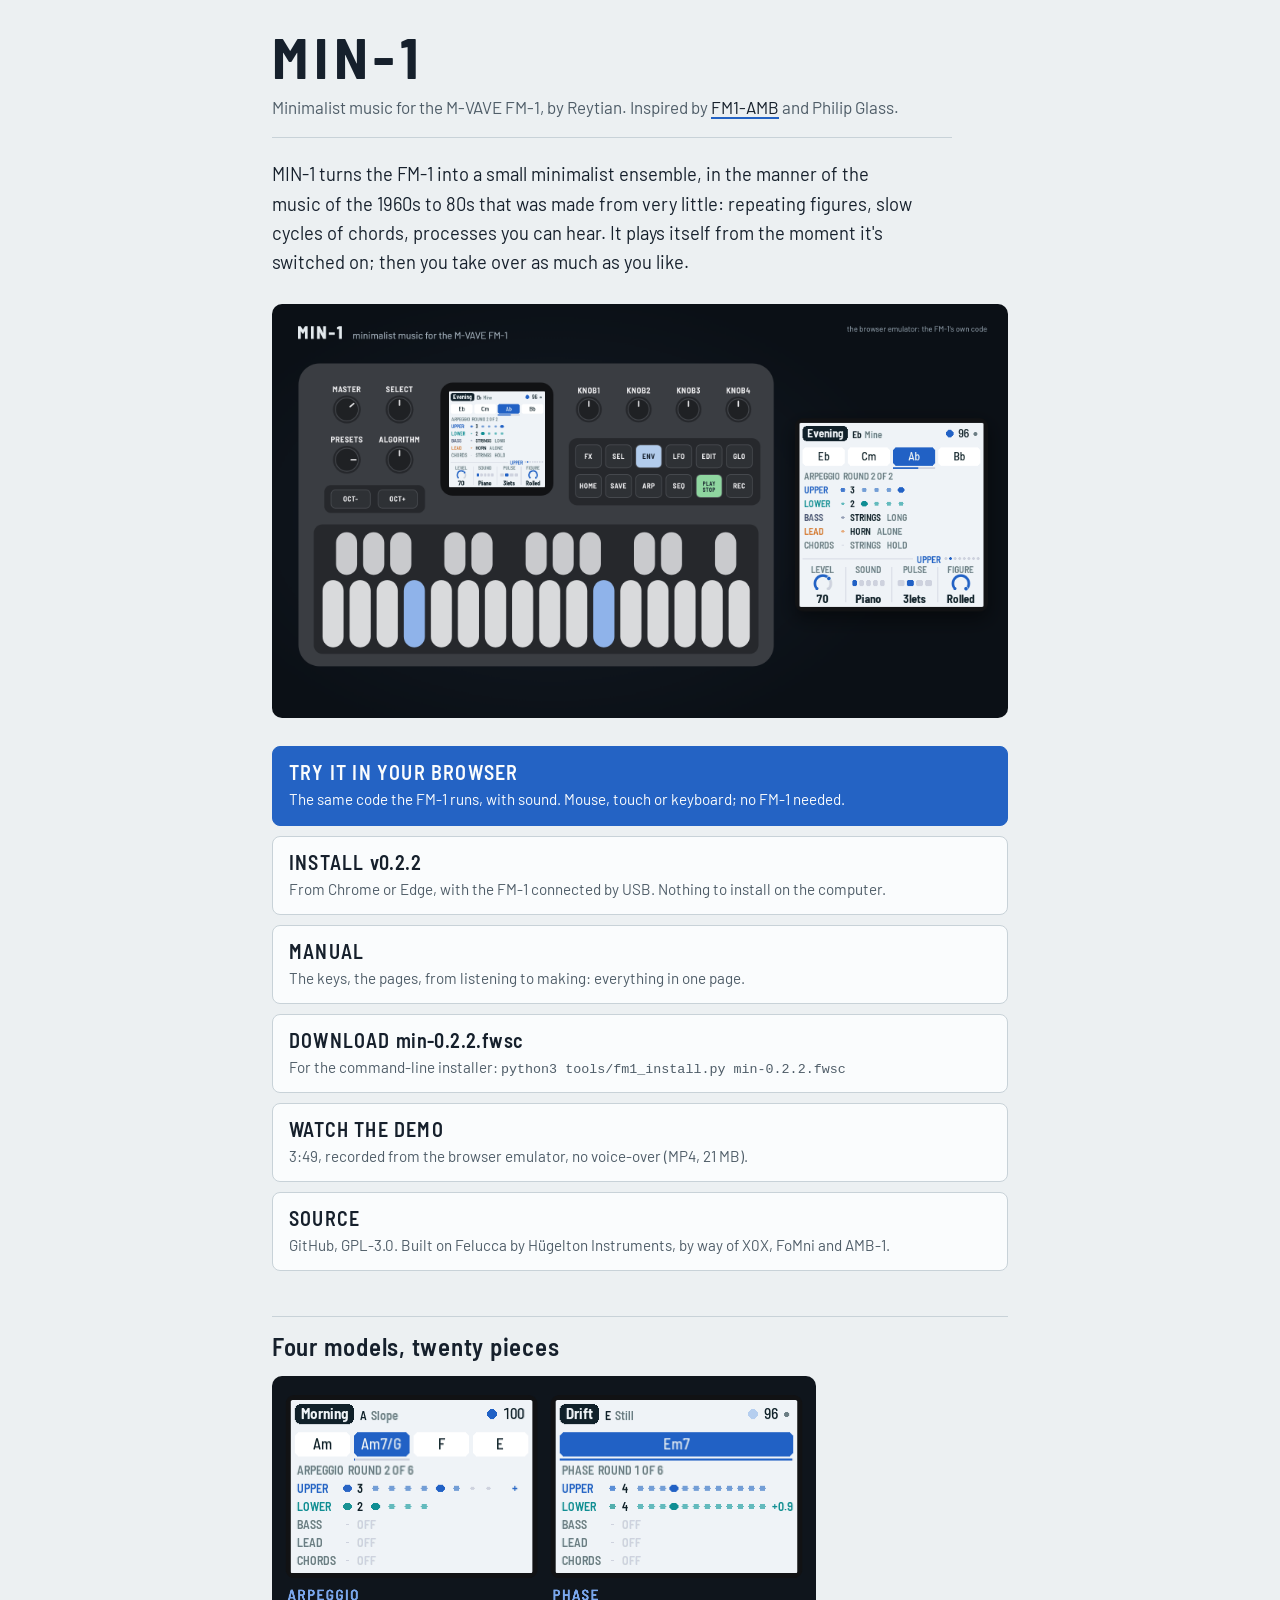
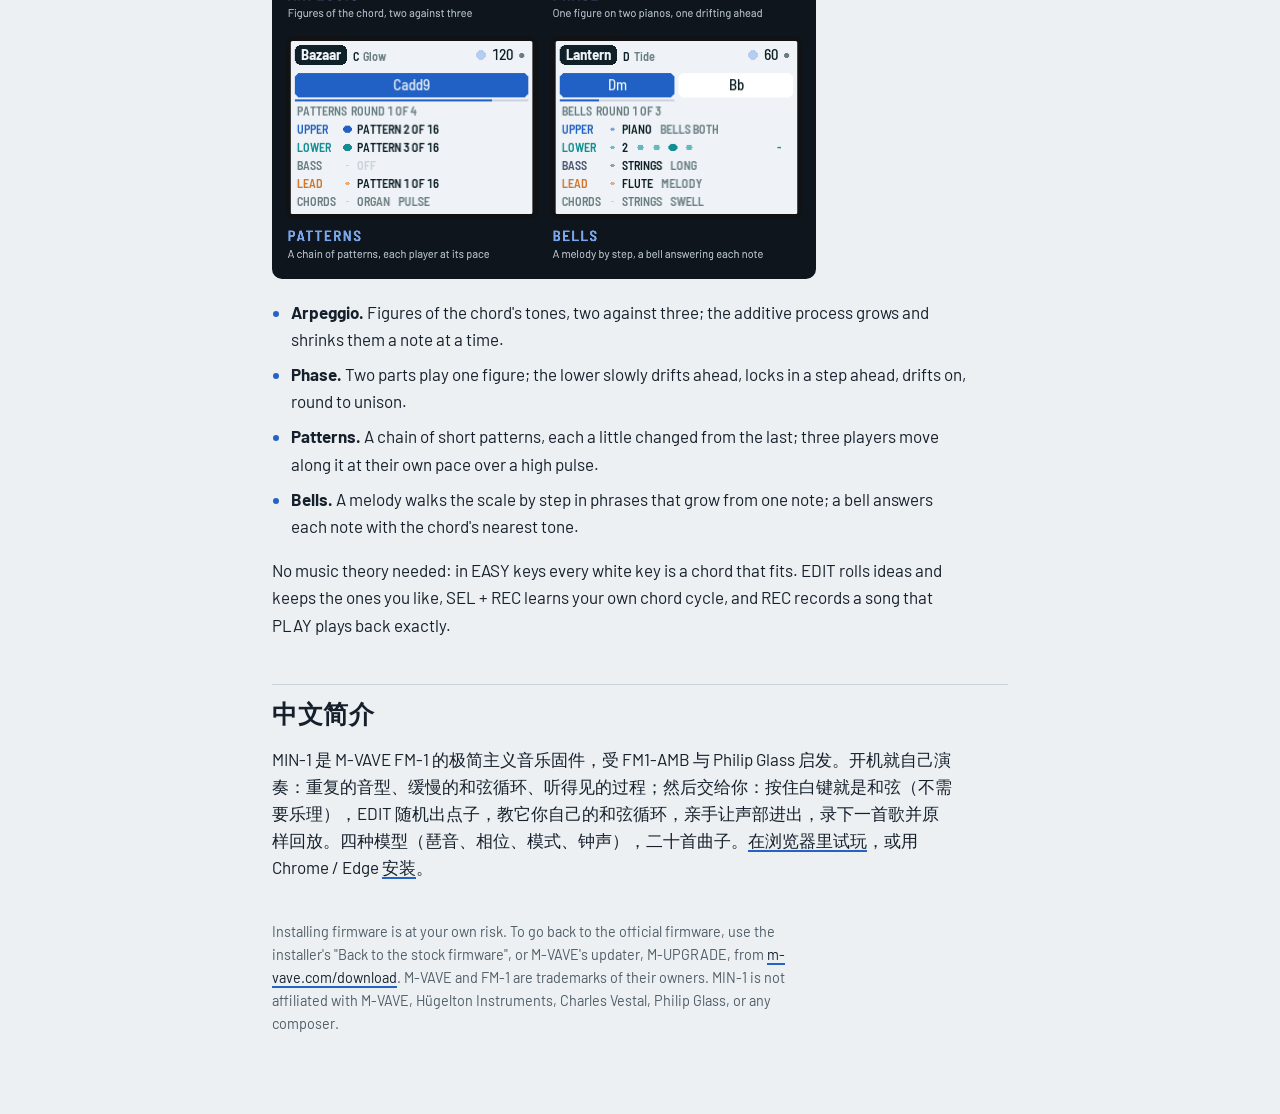
<file: index.html>
<!doctype html>
<html lang="en">
<head>
<meta charset="utf-8">
<meta name="viewport" content="width=device-width, initial-scale=1">
<title>MIN-1</title>
<meta name="description" content="Minimalist music for the M-VAVE FM-1: a small ensemble that plays itself from the moment it's switched on, and that anyone can take over. Try it in your browser, or install it from Chrome or Edge.">
<meta property="og:title" content="MIN-1: minimalist music for the M-VAVE FM-1">
<meta property="og:description" content="A small ensemble that plays itself, and that anyone can take over. Try it in your browser.">
<meta property="og:image" content="https://reytian.github.io/fm1-min1/img/min1.png">
<link rel="preconnect" href="https://fonts.googleapis.com">
<link rel="preconnect" href="https://fonts.gstatic.com" crossorigin>
<link rel="stylesheet" href="https://fonts.googleapis.com/css2?family=Barlow:wght@400;600&family=Barlow+Semi+Condensed:wght@600;700&display=swap" media="print" onload="this.media='all'">
<meta name="theme-color" content="#ecf0f2" media="(prefers-color-scheme: light)">
<meta name="theme-color" content="#0f151c" media="(prefers-color-scheme: dark)">
<style>
:root { --paper: #ecf0f2; --panel: #fafcfd; --line: #c8d2d8; --muted: #4f5d68; --ink: #16202c; --accent: #2463c4; --on-accent: #fafcfd;
        --body: "Barlow", "Helvetica Neue", Helvetica, Arial, sans-serif; --display: "Barlow Semi Condensed", "Arial Narrow", Arial, sans-serif;
        --mono: ui-monospace, Menlo, Consolas, monospace; color-scheme: light; }
@media (prefers-color-scheme: dark) {
  :root:not([data-theme="light"]) { --paper: #0f151c; --panel: #18212b; --line: #2b3742; --muted: #9eabb6; --ink: #e4eaee; --accent: #7aa7ec; --on-accent: #0f151c; color-scheme: dark; }
}
:root[data-theme="dark"] { --paper: #0f151c; --panel: #18212b; --line: #2b3742; --muted: #9eabb6; --ink: #e4eaee; --accent: #7aa7ec; --on-accent: #0f151c; color-scheme: dark; }
body { background: var(--paper); color: var(--ink); margin: 0; padding-inline: 16px; padding-block: 28px 64px; font: 400 17px/1.6 var(--body); }
a { color: var(--ink); text-decoration-color: var(--accent); text-decoration-thickness: 2px; text-underline-offset: 3px; }
a:hover { color: var(--accent); }
a:focus-visible { outline: 2px solid var(--accent); outline-offset: 2px; }
.site { display: flex; flex-wrap: wrap; align-items: baseline; gap: .3rem 1.2rem; margin: 0 0 1.8rem; padding-bottom: .6rem; border-bottom: 1px solid var(--line); }
.site .home { font: 700 1.35rem/1.1 var(--display); letter-spacing: .08em; text-decoration: none; }
.site nav { margin-left: auto; display: flex; flex-wrap: wrap; gap: .2rem 1rem; }
.site nav a[aria-current] { text-decoration: none; color: var(--accent); }

main { max-width: 46rem; margin: 0 auto; }
h1 { font: 700 3.6rem/1 var(--display); letter-spacing: .1em; margin: 0 0 .5rem; }
.sub { color: var(--muted); margin: 0 0 1.4rem; padding-bottom: 1rem; border-bottom: 1px solid var(--line); }
.lede { font-size: 1.15rem; margin: 0 0 1.6rem; max-width: 40rem; }
.hero { display: block; width: 100%; height: auto; border-radius: 10px; margin: 0 0 1.8rem; }
.ways { display: grid; gap: 10px; margin: 0 0 1rem; }
.ways a { display: block; text-decoration: none; color: var(--ink); background: var(--panel); border: 1px solid var(--line); border-radius: 8px; padding: 12px 16px; }
.ways a:hover { border-color: var(--accent); color: var(--ink); }
.ways a:first-child { background: var(--accent); border-color: var(--accent); }
.ways a:first-child, .ways a:first-child span { color: var(--on-accent); }
.ways strong { display: block; font: 600 1.25rem/1.3 var(--display); letter-spacing: .06em; text-transform: uppercase; }
.ways span { color: var(--muted); font-size: .95rem; }
.ways em.v { font-style: normal; text-transform: none; letter-spacing: .02em; }
.ways code { font: .88em var(--mono); overflow-wrap: anywhere; }
h2 { font: 600 1.55rem/1.2 var(--display); letter-spacing: .03em; margin: 2.8rem 0 .9rem; padding-top: .9rem; border-top: 1px solid var(--line); }
.models { display: block; width: 100%; max-width: 34rem; height: auto; border-radius: 10px; margin: 0 0 1.2rem; }
ul { padding-left: 1.2rem; margin: 0 0 1rem; }
li { margin: 0 0 .5rem; max-width: 68ch; }
li::marker { color: var(--accent); }
p { max-width: 68ch; }
p.small { color: var(--muted); font-size: .9rem; margin-top: 2.4rem; }
</style>
</head>
<body>
<main>
<h1>MIN-1</h1>
<p class="sub">Minimalist music for the M-VAVE FM-1, by Reytian. Inspired by <a href="https://github.com/charlesvestal/fm1-amb">FM1-AMB</a> and Philip Glass.</p>
<p class="lede">MIN-1 turns the FM-1 into a small minimalist ensemble, in the manner of the music of the
1960s to 80s that was made from very little: repeating figures, slow cycles of chords, processes you can
hear. It plays itself from the moment it's switched on; then you take over as much as you like.</p>
<img class="hero" src="img/min1.png" width="1920" height="1080" alt="MIN-1 in the browser emulator: the FM-1, and its screen at twice the size">
<nav class="ways" aria-label="Get MIN-1">
  <a href="emu/"><strong>Try it in your browser</strong><span>The same code the FM-1 runs, with sound. Mouse, touch or keyboard; no FM-1 needed.</span></a>
  <a href="install/"><strong>Install <em class="v">v0.2.2</em></strong><span>From Chrome or Edge, with the FM-1 connected by USB. Nothing to install on the computer.</span></a>
  <a href="manual/"><strong>Manual</strong><span>The keys, the pages, from listening to making: everything in one page.</span></a>
  <a href="firmware/min-0.2.2.fwsc"><strong>Download <em class="v">min-0.2.2.fwsc</em></strong><span>For the command-line installer: <code>python3 tools/fm1_install.py min-0.2.2.fwsc</code></span></a>
  <a href="https://github.com/Reytian/fm1-min1/releases/download/v0.2/min1-demo.mp4"><strong>Watch the demo</strong><span>3:49, recorded from the browser emulator, no voice-over (MP4, 21 MB).</span></a>
  <a href="https://github.com/Reytian/fm1-min1"><strong>Source</strong><span>GitHub, GPL-3.0. Built on Felucca by Hügelton Instruments, by way of X0X, FoMni and AMB-1.</span></a>
</nav>

<h2>Four models, twenty pieces</h2>
<img class="models" src="img/models.png" width="1080" height="1000" loading="lazy" alt="The four models on the FM-1's screen: Arpeggio, Phase, Patterns, Bells">
<ul>
  <li><b>Arpeggio.</b> Figures of the chord's tones, two against three; the additive process grows and shrinks them a note at a time.</li>
  <li><b>Phase.</b> Two parts play one figure; the lower slowly drifts ahead, locks in a step ahead, drifts on, round to unison.</li>
  <li><b>Patterns.</b> A chain of short patterns, each a little changed from the last; three players move along it at their own pace over a high pulse.</li>
  <li><b>Bells.</b> A melody walks the scale by step in phrases that grow from one note; a bell answers each note with the chord's nearest tone.</li>
</ul>
<p>No music theory needed: in EASY keys every white key is a chord that fits. EDIT rolls ideas and keeps
the ones you like, SEL + REC learns your own chord cycle, and REC records a song that PLAY plays back exactly.</p>

<h2 lang="zh-Hans">中文简介</h2>
<p lang="zh-Hans">MIN-1 是 M-VAVE FM-1 的极简主义音乐固件，受 FM1-AMB 与 Philip Glass 启发。开机就自己演奏：重复的音型、缓慢的和弦循环、听得见的过程；然后交给你：按住白键就是和弦（不需要乐理），EDIT 随机出点子，教它你自己的和弦循环，亲手让声部进出，录下一首歌并原样回放。四种模型（琶音、相位、模式、钟声），二十首曲子。<a href="emu/">在浏览器里试玩</a>，或用 Chrome / Edge <a href="install/">安装</a>。</p>

<p class="small">Installing firmware is at your own risk. To go back to the official firmware, use the
installer's "Back to the stock firmware", or M-VAVE's updater, M-UPGRADE, from
<a href="https://www.m-vave.com/download">m-vave.com/download</a>. M-VAVE and FM-1 are trademarks of their
owners. MIN-1 is not affiliated with M-VAVE, Hügelton Instruments, Charles Vestal, Philip Glass, or any composer.</p>
</main>
</body>
</html>
</file>
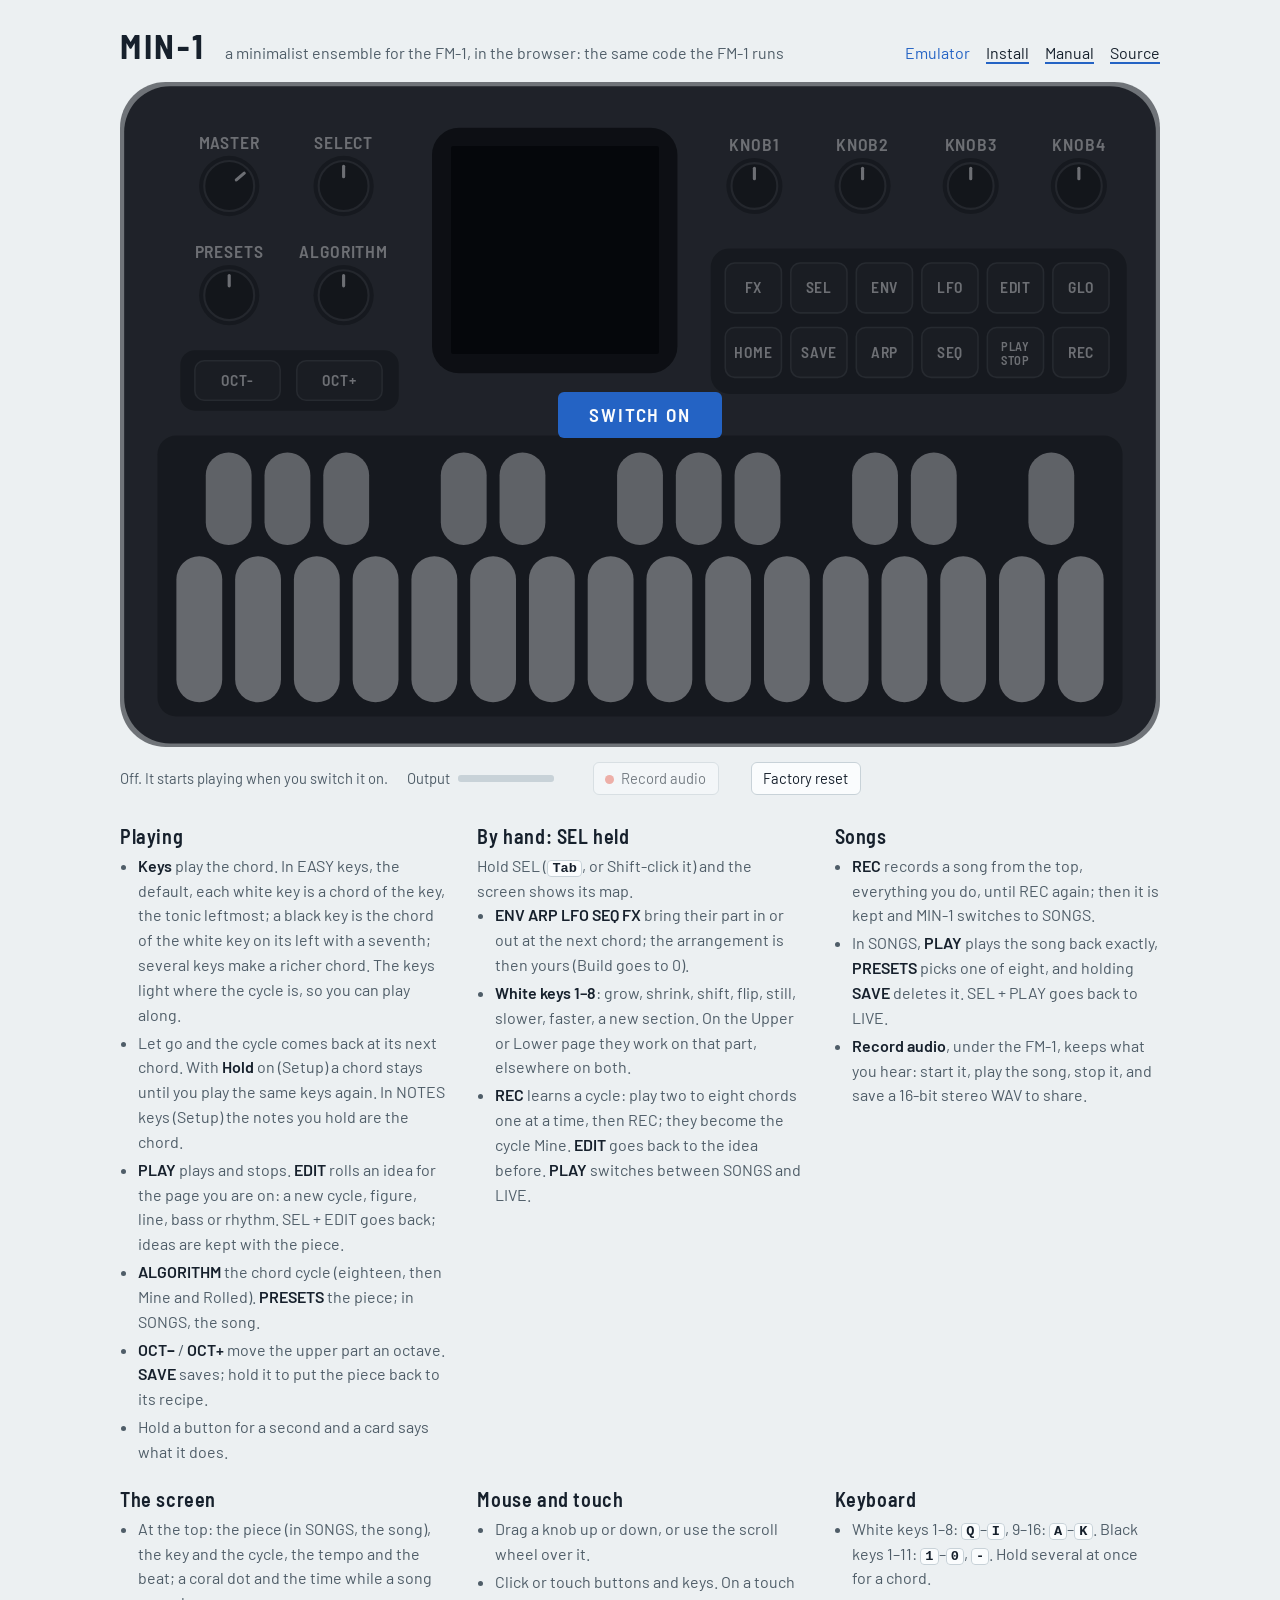
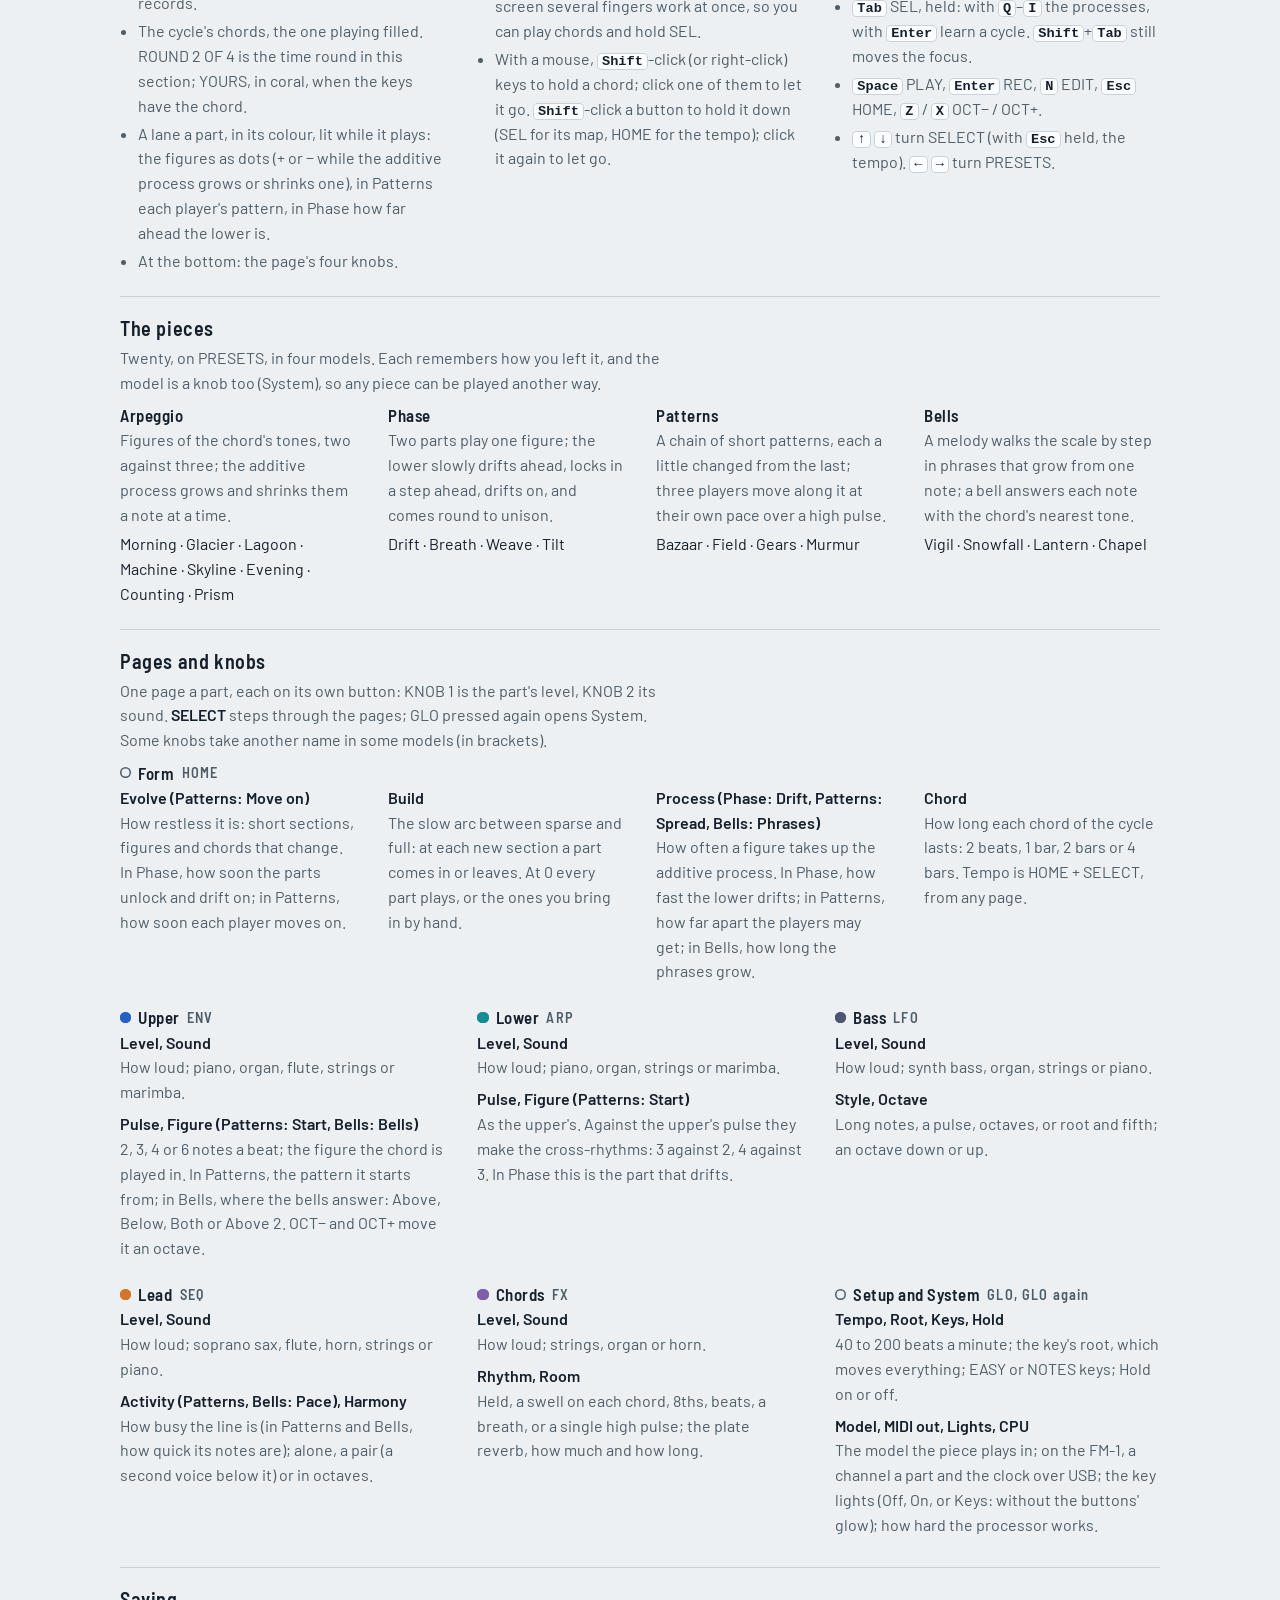
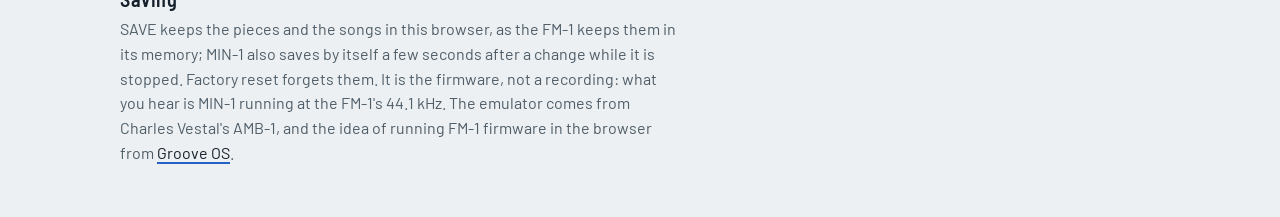
<file: emu/index.html>
<!doctype html>
<html lang="en">
<head>
<meta charset="utf-8">
<meta name="viewport" content="width=device-width, initial-scale=1">
<title>MIN-1 in the browser</title>
<meta name="description" content="MIN-1, a minimalist ensemble firmware for the M-VAVE FM-1, in your browser: the same code the FM-1 runs.">
<link rel="preconnect" href="https://fonts.googleapis.com">
<link rel="preconnect" href="https://fonts.gstatic.com" crossorigin>
<link rel="stylesheet" href="https://fonts.googleapis.com/css2?family=Barlow:wght@400;600&family=Barlow+Semi+Condensed:wght@600;700&display=swap" media="print" onload="this.media='all'">
<style>
/* the colours of MIN-1's screen (firmware/src/app/ui.c): cool paper, dark blue ink, a colour a part
 * (cobalt, teal, slate, amber, violet), coral for the player: the chord held, LEARN, a song recording. The FM-1 itself
 * stays dark, and its lights are the same in either theme. */
:root { --paper: #ecf0f2; --panel: #fafcfd; --line: #c8d2d8; --muted: #4f5d68; --ink: #16202c; --accent: #2463c4; --on-accent: #fafcfd;
        --upper: #2463c4; --lower: #168c96; --bass: #4c5674; --lead: #d4742c; --chords: #805eaa;
        --lit: #b2ccec; --lit-ink: #16202c; --lit-key: #8fb3ea; --lit-play: #8fd6a0; --learn: #ef8a7e; --held: #ef7a6c; --latch: #7aa7ec;
        --body: "Barlow", "Helvetica Neue", Helvetica, Arial, sans-serif; --display: "Barlow Semi Condensed", "Arial Narrow", Arial, sans-serif;
        color-scheme: light; }
@media (prefers-color-scheme: dark) {
  :root:not([data-theme="light"]) { --paper: #0f151c; --panel: #18212b; --line: #2b3742; --muted: #9eabb6; --ink: #e4eaee; --accent: #7aa7ec; --on-accent: #0f151c;
                                    --upper: #7aa7ec; --lower: #4fc1c9; --bass: #a3add0; --lead: #eea062; --chords: #b79ae0; color-scheme: dark; }
}
:root[data-theme="dark"] { --paper: #0f151c; --panel: #18212b; --line: #2b3742; --muted: #9eabb6; --ink: #e4eaee; --accent: #7aa7ec; --on-accent: #0f151c;
                           --upper: #7aa7ec; --lower: #4fc1c9; --bass: #a3add0; --lead: #eea062; --chords: #b79ae0; color-scheme: dark; }
body { background: var(--paper); color: var(--ink); margin: 0; padding-inline: 16px; padding-block: 28px 48px; font: 400 16px/1.55 var(--body); }
main { max-width: 1040px; margin: 0 auto; }
header { display: flex; flex-wrap: wrap; align-items: baseline; gap: .4rem 1.2rem; margin: 0 0 1rem; }
h1 { font: 700 2.1rem/1.1 var(--display); letter-spacing: .08em; margin: 0; }
header p { margin: 0; color: var(--muted); }
header nav { margin-left: auto; display: flex; gap: 1rem; }
header nav a[aria-current] { text-decoration: none; color: var(--accent); }
a { color: var(--ink); text-decoration-color: var(--accent); text-decoration-thickness: 2px; text-underline-offset: 3px; }
.device { position: relative; width: 100%; max-width: 100%; aspect-ratio: 1000 / 640; user-select: none; -webkit-user-select: none; -webkit-touch-callout: none; touch-action: manipulation; }
.device svg { position: absolute; inset: 0; width: 100%; height: 100%; pointer-events: none; }
.hit { position: absolute; touch-action: none; cursor: pointer; -webkit-tap-highlight-color: transparent; border-radius: 12px; }
.hit.knob { cursor: ns-resize; border-radius: 50%; }
.hit:focus-visible { outline: 2px solid var(--latch); outline-offset: 2px; }
.device canvas { position: absolute; left: 31.8%; top: 9.6875%; width: 20%; height: 31.25%; image-rendering: pixelated; background: #000; border-radius: 2px; }
.btnface, .keyface { transition: fill .06s; }
.lit .btnface { fill: var(--lit); }
.lit text.btn { fill: var(--lit-ink); }
.lit.play .btnface { fill: var(--lit-play); }
.song-rec .lit.play .btnface, .lit.rec .btnface { fill: var(--learn); }
.held .btnface, .held .keyface { stroke: var(--held); stroke-width: 3; }
.latched .btnface { stroke: var(--latch); stroke-width: 3; }
.lit .keyface { fill: var(--lit-key); }
.start { position: absolute; inset: 0; display: grid; place-items: center; background: rgba(10, 14, 20, .55); border-radius: 4.4% / 6.9%; }
.start button { font: 600 1.2rem var(--display); letter-spacing: .1em; text-transform: uppercase; padding: .6em 1.6em; border: 0; border-radius: 6px;
                background: var(--accent); color: var(--on-accent); cursor: pointer; }
.start button:focus-visible { outline: 2px solid var(--panel); outline-offset: 3px; }
.start button:disabled { opacity: .6; cursor: progress; }
.start[hidden] { display: none; }
.turn { display: none; margin: 0 0 .8rem; color: var(--muted); font-size: .92rem; }
@media (orientation: portrait) and (max-width: 700px) { .turn { display: block; } }
.bar { display: flex; flex-wrap: wrap; gap: .5rem 1.2rem; align-items: center; margin: .9rem 0 0; color: var(--muted); font-size: .92rem; }
.bar button { font: inherit; color: var(--ink); background: var(--panel); border: 1px solid var(--line); border-radius: 6px; padding: .3em .8em; cursor: pointer; }
.bar button:focus-visible { outline: 2px solid var(--accent); outline-offset: 2px; }
.bar .cpu { font-variant-numeric: tabular-nums; }
.out { display: inline-flex; align-items: center; gap: .5rem; }
.meter { width: 6rem; height: .45rem; border-radius: 3px; background: var(--line); overflow: hidden; }
.meter span { display: block; height: 100%; width: 0; background: var(--accent); }
.take { display: inline-flex; flex-wrap: wrap; align-items: center; gap: .5rem .8rem; }
#rec::before { content: ""; display: inline-block; width: .6em; height: .6em; border-radius: 50%; background: var(--held); margin-right: .45em; }
#rec.on { border-color: var(--held); font-variant-numeric: tabular-nums; }
.bar button:disabled { opacity: .55; cursor: default; }
.help { display: grid; grid-template-columns: repeat(auto-fit, minmax(16rem, 1fr)); gap: 1.4rem 2rem; margin: 1.8rem 0 0; }
.help > div { min-width: 0; }
.help h2 { font: 600 1.25rem/1.2 var(--display); letter-spacing: .03em; margin: 0 0 .35rem; text-wrap: balance; }
.help p, .help ul { margin: 0; color: var(--muted); max-width: 62ch; }
.help ul { padding-left: 1.1rem; }
.help li + li { margin-top: .2rem; }
.help b { color: var(--ink); font-weight: 600; }
.wide { grid-column: 1 / -1; border-top: 1px solid var(--line); padding-top: 1.2rem; }
.wide > p { margin-bottom: .2rem; }
.models { display: grid; grid-template-columns: repeat(auto-fit, minmax(14rem, 1fr)); gap: 1rem 2rem; margin-top: .6rem; }
.models > div { min-width: 0; }
.models h3 { font: 600 1.05rem var(--display); letter-spacing: .03em; margin: 0 0 .2rem; }
.models p + p { margin-top: .3rem; }
.models .names { color: var(--ink); }
.pages { display: grid; grid-template-columns: repeat(auto-fit, minmax(15rem, 1fr)); gap: 1rem 2rem; margin-top: .6rem; }
.pages > div { min-width: 0; }
.pages .form { grid-column: 1 / -1; }
.form dl { display: grid; grid-template-columns: repeat(auto-fit, minmax(13rem, 1fr)); gap: 0 2rem; }
.knobs h3 { display: flex; align-items: center; gap: .45rem; font: 600 1.05rem var(--display); letter-spacing: .03em; margin: 0 0 .2rem; color: var(--ink); }
.knobs h3 span { color: var(--muted); font-weight: 600; font-size: .85em; letter-spacing: .08em; }
.knobs h3::before { content: ""; width: .7rem; height: .7rem; border-radius: 50%; flex: none; background: var(--part, transparent); box-shadow: inset 0 0 0 1.5px var(--part, var(--muted)); }
.p-upper { --part: var(--upper); } .p-lower { --part: var(--lower); } .p-bass { --part: var(--bass); } .p-lead { --part: var(--lead); } .p-chords { --part: var(--chords); }
.knobs dl { margin: 0; color: var(--muted); }
.knobs dt { color: var(--ink); font-weight: 600; }
.knobs dd { margin: 0 0 .45rem; }
kbd { font: 600 .85em ui-monospace, Menlo, monospace; background: var(--panel); border: 1px solid var(--line); border-radius: 4px; padding: 0 .3em; color: var(--ink); }
@media (prefers-reduced-motion: reduce) { .btnface, .keyface { transition: none; } }
</style>
</head>
<body>
<main>
<header>
  <h1><a href="../" style="color:inherit;text-decoration:none" title="MIN-1 home">MIN-1</a></h1>
  <p>a minimalist ensemble for the FM-1, in the browser: the same code the FM-1 runs</p>
  <nav><a href="../emu/" aria-current="page">Emulator</a><a href="../install/">Install</a><a href="../manual/">Manual</a><a href="https://github.com/Reytian/fm1-min1">Source</a></nav>
</header>

<p class="turn">Turn your phone sideways for bigger controls.</p>
<div class="device" id="device">
  <svg id="panel" viewBox="0 0 1000 640" role="application" aria-label="The FM-1: knobs, buttons, screen and keys"></svg>
  <canvas id="screen" width="240" height="240" aria-label="The FM-1 screen"></canvas>
  <div class="start" id="start"><button id="go" type="button">Switch on</button></div>
</div>

<div class="bar">
  <span id="status">Off. It starts playing when you switch it on.</span>
  <span class="out">Output <span class="meter" role="meter" aria-label="Output level" aria-valuemin="-60" aria-valuemax="0" aria-valuenow="-60"><span id="meter"></span></span></span>
  <span class="cpu" id="cpu"></span>
  <span class="take">
    <button id="rec" type="button" disabled title="Record what you hear, to save as a WAV">Record audio</button>
    <button id="save" type="button" hidden>Save recording</button>
    <span id="recinfo" aria-live="polite"></span>
  </span>
  <button id="reset" type="button" title="Forget your changes, ideas, cycles and songs, and start again from the pieces' recipes">Factory reset</button>
</div>

<section class="help">
  <div>
    <h2>Playing</h2>
    <ul>
      <li><b>Keys</b> play the chord. In EASY keys, the default, each white key is a chord of the key, the tonic leftmost; a black key is the chord of the white key on its left with a seventh; several keys make a richer chord. The keys light where the cycle is, so you can play along.</li>
      <li>Let go and the cycle comes back at its next chord. With <b>Hold</b> on (Setup) a chord stays until you play the same keys again. In NOTES keys (Setup) the notes you hold are the chord.</li>
      <li><b>PLAY</b> plays and stops. <b>EDIT</b> rolls an idea for the page you are on: a new cycle, figure, line, bass or rhythm. SEL + EDIT goes back; ideas are kept with the piece.</li>
      <li><b>ALGORITHM</b> the chord cycle (eighteen, then Mine and Rolled). <b>PRESETS</b> the piece; in SONGS, the song.</li>
      <li><b>OCT−</b> / <b>OCT+</b> move the upper part an octave. <b>SAVE</b> saves; hold it to put the piece back to its recipe.</li>
      <li>Hold a button for a second and a card says what it does.</li>
    </ul>
  </div>
  <div>
    <h2>By hand: SEL held</h2>
    <p>Hold SEL (<kbd>Tab</kbd>, or Shift-click it) and the screen shows its map.</p>
    <ul>
      <li><b>ENV ARP LFO SEQ FX</b> bring their part in or out at the next chord; the arrangement is then yours (Build goes to 0).</li>
      <li><b>White keys 1–8</b>: grow, shrink, shift, flip, still, slower, faster, a new section. On the Upper or Lower page they work on that part, elsewhere on both.</li>
      <li><b>REC</b> learns a cycle: play two to eight chords one at a time, then REC; they become the cycle Mine. <b>EDIT</b> goes back to the idea before. <b>PLAY</b> switches between SONGS and LIVE.</li>
    </ul>
  </div>
  <div>
    <h2>Songs</h2>
    <ul>
      <li><b>REC</b> records a song from the top, everything you do, until REC again; then it is kept and MIN-1 switches to SONGS.</li>
      <li>In SONGS, <b>PLAY</b> plays the song back exactly, <b>PRESETS</b> picks one of eight, and holding <b>SAVE</b> deletes it. SEL + PLAY goes back to LIVE.</li>
      <li><b>Record audio</b>, under the FM-1, keeps what you hear: start it, play the song, stop it, and save a 16-bit stereo WAV to share.</li>
    </ul>
  </div>
  <div>
    <h2>The screen</h2>
    <ul>
      <li>At the top: the piece (in SONGS, the song), the key and the cycle, the tempo and the beat; a coral dot and the time while a song records.</li>
      <li>The cycle's chords, the one playing filled. ROUND 2 OF 4 is the time round in this section; YOURS, in coral, when the keys have the chord.</li>
      <li>A lane a part, in its colour, lit while it plays: the figures as dots (+ or − while the additive process grows or shrinks one), in Patterns each player's pattern, in Phase how far ahead the lower is.</li>
      <li>At the bottom: the page's four knobs.</li>
    </ul>
  </div>
  <div>
    <h2>Mouse and touch</h2>
    <ul>
      <li>Drag a knob up or down, or use the scroll wheel over it.</li>
      <li>Click or touch buttons and keys. On a touch screen several fingers work at once, so you can play chords and hold SEL.</li>
      <li>With a mouse, <kbd>Shift</kbd>-click (or right-click) keys to hold a chord; click one of them to let it go. <kbd>Shift</kbd>-click a button to hold it down (SEL for its map, HOME for the tempo); click it again to let go.</li>
    </ul>
  </div>
  <div>
    <h2>Keyboard</h2>
    <ul>
      <li>White keys 1–8: <kbd>Q</kbd>–<kbd>I</kbd>, 9–16: <kbd>A</kbd>–<kbd>K</kbd>. Black keys 1–11: <kbd>1</kbd>–<kbd>0</kbd>, <kbd>-</kbd>. Hold several at once for a chord.</li>
      <li><kbd>Tab</kbd> SEL, held: with <kbd>Q</kbd>–<kbd>I</kbd> the processes, with <kbd>Enter</kbd> learn a cycle. <kbd>Shift</kbd>+<kbd>Tab</kbd> still moves the focus.</li>
      <li><kbd>Space</kbd> PLAY, <kbd>Enter</kbd> REC, <kbd>N</kbd> EDIT, <kbd>Esc</kbd> HOME, <kbd>Z</kbd> / <kbd>X</kbd> OCT− / OCT+.</li>
      <li><kbd>↑</kbd> <kbd>↓</kbd> turn SELECT (with <kbd>Esc</kbd> held, the tempo). <kbd>←</kbd> <kbd>→</kbd> turn PRESETS.</li>
    </ul>
  </div>
  <div class="wide">
    <h2>The pieces</h2>
    <p>Twenty, on PRESETS, in four models. Each remembers how you left it, and the model is a knob too (System), so any piece can be played another way.</p>
    <div class="models">
      <div><h3>Arpeggio</h3><p>Figures of the chord's tones, two against three; the additive process grows and shrinks them a note at a time.</p><p class="names">Morning · Glacier · Lagoon · Machine · Skyline · Evening · Counting · Prism</p></div>
      <div><h3>Phase</h3><p>Two parts play one figure; the lower slowly drifts ahead, locks in a step ahead, drifts on, and comes round to unison.</p><p class="names">Drift · Breath · Weave · Tilt</p></div>
      <div><h3>Patterns</h3><p>A chain of short patterns, each a little changed from the last; three players move along it at their own pace over a high pulse.</p><p class="names">Bazaar · Field · Gears · Murmur</p></div>
      <div><h3>Bells</h3><p>A melody walks the scale by step in phrases that grow from one note; a bell answers each note with the chord's nearest tone.</p><p class="names">Vigil · Snowfall · Lantern · Chapel</p></div>
    </div>
  </div>
  <div class="wide knobs">
    <h2>Pages and knobs</h2>
    <p>One page a part, each on its own button: KNOB 1 is the part's level, KNOB 2 its sound. <b>SELECT</b> steps through the pages; GLO pressed again opens System. Some knobs take another name in some models (in brackets).</p>
    <div class="pages">
      <div class="form">
        <h3>Form <span>HOME</span></h3>
        <dl>
          <div><dt>Evolve (Patterns: Move on)</dt><dd>How restless it is: short sections, figures and chords that change. In Phase, how soon the parts unlock and drift on; in Patterns, how soon each player moves on.</dd></div>
          <div><dt>Build</dt><dd>The slow arc between sparse and full: at each new section a part comes in or leaves. At 0 every part plays, or the ones you bring in by hand.</dd></div>
          <div><dt>Process (Phase: Drift, Patterns: Spread, Bells: Phrases)</dt><dd>How often a figure takes up the additive process. In Phase, how fast the lower drifts; in Patterns, how far apart the players may get; in Bells, how long the phrases grow.</dd></div>
          <div><dt>Chord</dt><dd>How long each chord of the cycle lasts: 2 beats, 1 bar, 2 bars or 4 bars. Tempo is HOME + SELECT, from any page.</dd></div>
        </dl>
      </div>
      <div class="p-upper">
        <h3>Upper <span>ENV</span></h3>
        <dl>
          <dt>Level, Sound</dt><dd>How loud; piano, organ, flute, strings or marimba.</dd><dt>Pulse, Figure (Patterns: Start, Bells: Bells)</dt><dd>2, 3, 4 or 6 notes a beat; the figure the chord is played in. In Patterns, the pattern it starts from; in Bells, where the bells answer: Above, Below, Both or Above 2. OCT− and OCT+ move it an octave.</dd>
        </dl>
      </div>
      <div class="p-lower">
        <h3>Lower <span>ARP</span></h3>
        <dl>
          <dt>Level, Sound</dt><dd>How loud; piano, organ, strings or marimba.</dd><dt>Pulse, Figure (Patterns: Start)</dt><dd>As the upper's. Against the upper's pulse they make the cross-rhythms: 3 against 2, 4 against 3. In Phase this is the part that drifts.</dd>
        </dl>
      </div>
      <div class="p-bass">
        <h3>Bass <span>LFO</span></h3>
        <dl>
          <dt>Level, Sound</dt><dd>How loud; synth bass, organ, strings or piano.</dd><dt>Style, Octave</dt><dd>Long notes, a pulse, octaves, or root and fifth; an octave down or up.</dd>
        </dl>
      </div>
      <div class="p-lead">
        <h3>Lead <span>SEQ</span></h3>
        <dl>
          <dt>Level, Sound</dt><dd>How loud; soprano sax, flute, horn, strings or piano.</dd><dt>Activity (Patterns, Bells: Pace), Harmony</dt><dd>How busy the line is (in Patterns and Bells, how quick its notes are); alone, a pair (a second voice below it) or in octaves.</dd>
        </dl>
      </div>
      <div class="p-chords">
        <h3>Chords <span>FX</span></h3>
        <dl>
          <dt>Level, Sound</dt><dd>How loud; strings, organ or horn.</dd><dt>Rhythm, Room</dt><dd>Held, a swell on each chord, 8ths, beats, a breath, or a single high pulse; the plate reverb, how much and how long.</dd>
        </dl>
      </div>
      <div>
        <h3>Setup and System <span>GLO, GLO again</span></h3>
        <dl>
          <dt>Tempo, Root, Keys, Hold</dt><dd>40 to 200 beats a minute; the key's root, which moves everything; EASY or NOTES keys; Hold on or off.</dd><dt>Model, MIDI out, Lights, CPU</dt><dd>The model the piece plays in; on the FM-1, a channel a part and the clock over USB; the key lights (Off, On, or Keys: without the buttons' glow); how hard the processor works.</dd>
        </dl>
      </div>
    </div>
  </div>
  <div class="wide">
    <h2>Saving</h2>
    <p>SAVE keeps the pieces and the songs in this browser, as the FM-1 keeps them in its memory; MIN-1 also saves by itself a few seconds after a change while it is stopped. Factory reset forgets them.
      It is the firmware, not a recording: what you hear is MIN-1 running at the FM-1's 44.1 kHz.
      The emulator comes from Charles Vestal's AMB-1, and the idea of running FM-1 firmware in the browser from <a href="https://www.groove-os.com/">Groove OS</a>.</p>
  </div>
</section>
</main>

<script>
"use strict";
const NS = "http://www.w3.org/2000/svg";
const BTN = { FX: 0, SEL: 1, ENV: 2, LFO: 3, EDIT: 4, GLO: 5, HOME: 6, SAVE: 7, ARP: 8, SEQ: 9, PLAY: 10, REC: 11, "OCT-": 12, "OCT+": 13 };
const ENC = { SELECT: 0, ALGORITHM: 1, PRESETS: 2, KNOB1: 3, KNOB2: 4, KNOB3: 5, KNOB4: 6 };
const WHITE_K = [0, 2, 4, 6, 7, 9, 11, 12, 14, 16, 18, 19, 21, 23, 24, 26];
const BLACK_K = [1, 3, 5, 8, 10, 13, 15, 17, 20, 22, 25];
const BLACK_AFTER = [0, 1, 2, 4, 5, 7, 8, 9, 11, 12, 14];
const KEY0 = 53;                                          // key 0 is F3 (MIDI 53)
const NOTE = ["C", "C♯", "D", "E♭", "E", "F", "F♯", "G", "A♭", "A", "B♭", "B"];
const BODY = "#3a3d42", TRAY = "#26282c", KEY_W = "#d9dadc", KEY_B = "#c9cacd", KNOB = "#1f2124", BTNC = "#2e3135", LABEL = "#e8e8ea";
const STORE_KEY = "min-emu-store";

const svg = document.getElementById("panel");
function el(tag, attrs, parent = svg) {
  const e = document.createElementNS(NS, tag);
  for (const [k, v] of Object.entries(attrs)) e.setAttribute(k, v);
  parent.appendChild(e);
  return e;
}
function text(parent, x, y, s, size, fill = LABEL, weight = 600) {
  const t = el("text", { x, y, "text-anchor": "middle", "font-family": "'Barlow Semi Condensed', 'Arial Narrow', Arial, sans-serif",
                         "font-size": size, "font-weight": weight, fill, "letter-spacing": ".05em", class: "btn", "pointer-events": "none" }, parent);
  t.textContent = s;
  return t;
}

// ---------------------------------------------------------------- the panel
el("rect", { x: 4, y: 4, width: 992, height: 632, rx: 44, fill: BODY });
const knobs = {};
function knob(x, y, r, label, role) {
  const g = el("g", { class: "ctl knob", tabindex: 0, role: "slider", "aria-label": label });
  el("circle", { cx: x, cy: y, r: r + 5, fill: TRAY }, g);
  el("circle", { cx: x, cy: y, r, fill: KNOB, stroke: "#44474c", "stroke-width": 2 }, g);
  const ind = el("line", { x1: x, y1: y - r + 5, x2: x, y2: y - r + 15, stroke: LABEL, "stroke-width": 3, "stroke-linecap": "round" }, g);
  text(g, x, y - r - 12, label, 17);
  el("circle", { cx: x, cy: y, r: r + 14, fill: "transparent" }, g);
  knobs[label] = { g, ind, x, y, angle: 0, role };
  return knobs[label];
}
knob(105, 100, 24, "MASTER", "master");
knob(215, 100, 24, "SELECT", ENC.SELECT);
knob(105, 205, 24, "PRESETS", ENC.PRESETS);
knob(215, 205, 24, "ALGORITHM", ENC.ALGORITHM);
for (let i = 0; i < 4; i++) knob(610 + i * 104, 100, 22, `KNOB${i + 1}`, ENC[`KNOB${i + 1}`]);

const buttons = {};
function button(x, y, w, h, label, two) {
  const g = el("g", { class: "ctl" + (label === "PLAY" ? " play" : label === "REC" ? " rec" : ""), role: "button", "aria-label": label });
  el("rect", { x, y, width: w, height: h, rx: 9, fill: BTNC, stroke: "#4a4d52", "stroke-width": 1.5, class: "btnface" }, g);
  if (two) { text(g, x + w / 2, y + h / 2 - 1, label, 12); text(g, x + w / 2, y + h / 2 + 12, two, 12); }
  else text(g, x + w / 2, y + h / 2 + 5, label, 15);
  buttons[label] = { g, bit: BTN[label] };
}
el("rect", { x: 58, y: 258, width: 210, height: 58, rx: 14, fill: TRAY });
button(72, 268, 82, 38, "OCT-"); button(170, 268, 82, 38, "OCT+");
el("rect", { x: 300, y: 44, width: 236, height: 236, rx: 26, fill: "#111214" });
el("rect", { x: 568, y: 160, width: 400, height: 140, rx: 18, fill: TRAY });
const ROW1 = ["FX", "SEL", "ENV", "LFO", "EDIT", "GLO"], ROW2 = ["HOME", "SAVE", "ARP", "SEQ", "PLAY", "REC"];
for (let i = 0; i < 6; i++) {
  button(582 + i * 63, 174, 54, 48, ROW1[i]);
  if (ROW2[i] === "PLAY") button(582 + i * 63, 236, 54, 48, "PLAY", "STOP"); else button(582 + i * 63, 236, 54, 48, ROW2[i]);
}

const keys = [];
(function keybed(x0, y0, w, h) {
  el("rect", { x: x0, y: y0, width: w, height: h, rx: 18, fill: TRAY });
  const pitch = (w - 24) / 16, kw = pitch * 0.78;
  const name = (k) => NOTE[(KEY0 + k) % 12] + (Math.floor((KEY0 + k) / 12) - 1);
  for (let i = 0; i < 16; i++) {
    const g = el("g", { class: "ctl", role: "button", "aria-label": `key ${name(WHITE_K[i])}` });
    el("rect", { x: x0 + 12 + i * pitch + (pitch - kw) / 2, y: y0 + h * 0.43, width: kw, height: h * 0.52, rx: kw / 2, fill: KEY_W, class: "keyface white" }, g);
    keys[WHITE_K[i]] = { g };
  }
  BLACK_AFTER.forEach((a, k) => {
    const g = el("g", { class: "ctl", role: "button", "aria-label": `key ${name(BLACK_K[k])}` });
    el("rect", { x: x0 + 12 + (a + 1) * pitch - kw / 2, y: y0 + h * 0.06, width: kw, height: h * 0.33, rx: kw / 2, fill: KEY_B, class: "keyface black" }, g);
    keys[BLACK_K[k]] = { g };
  });
})(36, 340, 928, 270);

// ---------------------------------------------------------------- touch targets
// The drawing is only a picture (pointer-events: none). Each control gets an invisible HTML target
// over it: browsers (iOS Safari above all) honour touch-action and touchstart on HTML elements but
// not on SVG ones, so the controls keep their touches while a finger anywhere else on the device
// scrolls the page natively.
const device = document.getElementById("device");
function hit(c, cls) {
  const b = c.g.getBBox(), d = document.createElement("div");
  d.className = "hit" + (cls ? " " + cls : "");
  Object.assign(d.style, { left: `${b.x / 10}%`, top: `${b.y / 6.4}%`, width: `${b.width / 10}%`, height: `${b.height / 6.4}%` });
  for (const a of ["role", "aria-label", "tabindex"]) if (c.g.hasAttribute(a)) { d.setAttribute(a, c.g.getAttribute(a)); c.g.removeAttribute(a); }
  if (c.g.hasAttribute("aria-description")) { d.title = c.g.getAttribute("aria-description"); d.setAttribute("aria-description", d.title); }
  c.g.setAttribute("aria-hidden", "true");
  d.addEventListener("touchstart", (e) => e.preventDefault(), { passive: false });
  device.insertBefore(d, document.getElementById("start"));
  c.hit = d;
}
// what each control does, on hover (the lists below say the same)
const TIP = { FX: "Chords page (SEL + FX: the chords in / out)", SEL: "Hold: by hand, its map on the screen (Tab, or Shift-click)",
  ENV: "Upper page (SEL + ENV: in / out)", LFO: "Bass page (SEL + LFO: in / out)", EDIT: "An idea for this page (SEL + EDIT: the one before)",
  GLO: "Setup page; again: System", HOME: "Form page (held, SELECT sets the tempo)", ARP: "Lower page (SEL + ARP: in / out)",
  SEQ: "Lead page (SEL + SEQ: in / out)", SAVE: "Save (hold: the piece back to its recipe; in SONGS, the song deleted)",
  PLAY: "Play / stop (in SONGS: the song; SEL + PLAY: songs / live)", REC: "Record a song from the top; again: kept (SEL + REC: learn a cycle)",
  "OCT-": "Upper part an octave down", "OCT+": "Upper part an octave up", SELECT: "Pages (with HOME held: tempo)",
  ALGORITHM: "The chord cycle", PRESETS: "The piece (in SONGS: the song)", MASTER: "Volume" };
for (const [n, c] of [...Object.entries(buttons), ...Object.entries(knobs)]) if (TIP[n]) c.g.setAttribute("aria-description", TIP[n]);
for (const k of Object.values(knobs)) hit(k, "knob");
for (const b of Object.values(buttons)) hit(b);
keys.forEach((k) => hit(k));

// ---------------------------------------------------------------- state and input
let node = null, btnMask = 0, keyMask = 0, latched = 0, latchedKeys = 0, master = 2800;
const btnHeldBy = new Map(), keyHeldBy = new Map();      // pointer / key id -> bit
// A tap (a trackpad's tap-to-click above all) can go down and up between two audio blocks, before the
// FM-1 looks at its buttons: a press is let go only once it has been down MIN_PRESS ms
const MIN_PRESS = 60, btnDownAt = new Map(), keyDownAt = new Map();   // id -> when it went down
function holdDown(held, downAt, id, bit, sync) { held.set(id, bit); downAt.set(id, performance.now()); sync(); }
function letGo(held, downAt, id, sync) {
  if (!held.has(id)) return;
  const t0 = downAt.get(id), go = () => { if (downAt.get(id) === t0 && held.delete(id)) { downAt.delete(id); sync(); } };
  const wait = MIN_PRESS - (performance.now() - t0);
  if (wait > 0) setTimeout(go, wait); else go();
}
function send(m) { if (node) node.port.postMessage(m); }
function syncButtons() {
  let m = latched;
  for (const b of btnHeldBy.values()) m |= 1 << b;
  if (m !== btnMask) { btnMask = m; send({ type: "buttons", mask: m }); }
  for (const b of Object.values(buttons)) {
    b.g.classList.toggle("held", !!(m & (1 << b.bit)));
    b.g.classList.toggle("latched", !!(latched & (1 << b.bit)));
    b.hit.setAttribute("aria-pressed", m & (1 << b.bit) ? "true" : "false");
  }
}
function syncKeys() {
  let m = latchedKeys;
  for (const k of keyHeldBy.values()) m |= 1 << k;
  if (m !== keyMask) { keyMask = m; send({ type: "keys", mask: m }); }
  keys.forEach((k, i) => {
    k.g.classList.toggle("held", !!(m & (1 << i)));
    k.hit.setAttribute("aria-pressed", m & (1 << i) ? "true" : "false");
  });
}

for (const b of Object.values(buttons)) {
  b.hit.addEventListener("contextmenu", (e) => e.preventDefault());
  b.hit.addEventListener("pointerdown", (e) => {
    e.preventDefault();
    if (e.shiftKey || e.button === 2) { latched ^= 1 << b.bit; syncButtons(); return; }
    if (latched & (1 << b.bit)) { latched &= ~(1 << b.bit); syncButtons(); return; }
    b.hit.setPointerCapture(e.pointerId);
    holdDown(btnHeldBy, btnDownAt, "p" + e.pointerId, b.bit, syncButtons);
  });
}
// a mouse has one finger: Shift-click (or right-click) keys to hold a chord, click one of them to let it go
keys.forEach((k, i) => {
  k.hit.addEventListener("contextmenu", (e) => e.preventDefault());
  k.hit.addEventListener("pointerdown", (e) => {
    e.preventDefault();
    if (e.shiftKey || e.button === 2) { latchedKeys ^= 1 << i; syncKeys(); return; }
    if (latchedKeys & (1 << i)) { latchedKeys = 0; syncKeys(); return; }
    k.hit.setPointerCapture(e.pointerId);
    holdDown(keyHeldBy, keyDownAt, "p" + e.pointerId, i, syncKeys);
  });
});
function pointerUp(e) {
  const id = "p" + e.pointerId;
  letGo(btnHeldBy, btnDownAt, id, syncButtons);
  letGo(keyHeldBy, keyDownAt, id, syncKeys);
}
device.addEventListener("pointerup", pointerUp);
device.addEventListener("pointercancel", pointerUp);
device.addEventListener("lostpointercapture", pointerUp);

function drawKnob(k) {
  k.ind.setAttribute("transform", `rotate(${k.angle} ${k.x} ${k.y})`);
}
function turn(k, n) {
  if (!n) return;
  if (k.role === "master") {
    master = Math.max(0, Math.min(4096, master + n * 64));
    k.angle = -135 + 270 * master / 4096;
    send({ type: "master", value: master });
  } else {
    k.angle = (k.angle + n * 18) % 360;
    send({ type: "enc", role: k.role, n });
  }
  drawKnob(k);
}
let pageScrolled = -1e9;                                  // a scroll passing over a knob moves the page, not the knob
addEventListener("scroll", () => { pageScrolled = performance.now(); }, { passive: true });
for (const k of Object.values(knobs)) {
  if (k.role === "master") { k.angle = -135 + 270 * master / 4096; drawKnob(k); }
  let drag = null, wheel = 0;
  k.hit.addEventListener("pointerdown", (e) => {
    e.preventDefault();
    k.hit.setPointerCapture(e.pointerId);
    drag = { y: e.clientY, acc: 0 };
  });
  k.hit.addEventListener("pointermove", (e) => {
    if (!drag) return;
    drag.acc += drag.y - e.clientY;
    drag.y = e.clientY;
    const step = k.role === "master" ? 3 : 7;
    const n = Math.trunc(drag.acc / step);
    if (n) { drag.acc -= n * step; turn(k, n); }
  });
  const end = () => { drag = null; };
  k.hit.addEventListener("pointerup", end);
  k.hit.addEventListener("pointercancel", end);
  k.hit.addEventListener("wheel", (e) => {
    if (performance.now() - pageScrolled < 300) return;
    e.preventDefault();
    const dy = e.deltaMode === 1 ? e.deltaY * 33 : e.deltaY;
    if (Math.abs(dy) >= 50) { turn(k, dy < 0 ? 1 : -1); wheel = 0; return; }   // a mouse wheel notch: one detent
    wheel -= dy;                                                                   // a trackpad: by distance
    const n = Math.trunc(wheel / 25);
    if (n) { wheel -= n * 25; turn(k, n); }
  }, { passive: false });
  k.hit.addEventListener("keydown", (e) => {
    if (e.key === "ArrowUp" || e.key === "ArrowRight") { turn(k, 1); e.preventDefault(); e.stopPropagation(); }
    if (e.key === "ArrowDown" || e.key === "ArrowLeft") { turn(k, -1); e.preventDefault(); e.stopPropagation(); }
  });
}

const KEYMAP = {};
"qwertyui".split("").forEach((c, i) => KEYMAP["Key" + c.toUpperCase()] = { key: WHITE_K[i] });
"asdfghjk".split("").forEach((c, i) => KEYMAP["Key" + c.toUpperCase()] = { key: WHITE_K[8 + i] });
"1234567890".split("").forEach((c, i) => KEYMAP["Digit" + c] = { key: BLACK_K[i] });
KEYMAP.Minus = { key: BLACK_K[10] };
Object.assign(KEYMAP, { Space: { btn: BTN.PLAY }, Enter: { btn: BTN.REC }, KeyN: { btn: BTN.EDIT }, Tab: { btn: BTN.SEL },
                        Escape: { btn: BTN.HOME }, KeyZ: { btn: BTN["OCT-"] }, KeyX: { btn: BTN["OCT+"] } });
const ARROWS = { ArrowUp: ["SELECT", 1], ArrowDown: ["SELECT", -1], ArrowRight: ["PRESETS", 1], ArrowLeft: ["PRESETS", -1] };
addEventListener("keydown", (e) => {
  if (!node || e.metaKey || e.ctrlKey || e.altKey) return;
  if (ARROWS[e.code]) { turn(knobs[ARROWS[e.code][0]], ARROWS[e.code][1]); e.preventDefault(); return; }
  const m = KEYMAP[e.code];
  if (!m || (e.code === "Tab" && e.shiftKey)) return;    // Shift+Tab still moves the focus
  e.preventDefault();
  if (e.repeat) return;
  if (m.key !== undefined) holdDown(keyHeldBy, keyDownAt, "k" + e.code, m.key, syncKeys);
  else holdDown(btnHeldBy, btnDownAt, "k" + e.code, m.btn, syncButtons);
});
addEventListener("keyup", (e) => {
  const id = "k" + e.code;
  letGo(keyHeldBy, keyDownAt, id, syncKeys);
  letGo(btnHeldBy, btnDownAt, id, syncButtons);
});
addEventListener("blur", () => {
  for (const id of [...btnHeldBy.keys()]) if (id[0] === "k") btnHeldBy.delete(id);
  for (const id of [...keyHeldBy.keys()]) if (id[0] === "k") keyHeldBy.delete(id);
  syncButtons(); syncKeys();
});

// ---------------------------------------------------------------- screen and lights
const ctx = document.getElementById("screen").getContext("2d");
const img = ctx.createImageData(240, 240);
function drawScreen(fb) {
  const d = img.data;
  for (let i = 0; i < 240 * 240; i++) {
    const v = fb[i], p = ((v >> 8) | (v << 8)) & 0xFFFF;
    d[i * 4] = ((p >> 11) & 31) * 255 / 31;
    d[i * 4 + 1] = ((p >> 5) & 63) * 255 / 63;
    d[i * 4 + 2] = (p & 31) * 255 / 31;
    d[i * 4 + 3] = 255;
  }
  ctx.putImageData(img, 0, 0);
}
function drawLights(b, k, songRec) {
  for (const x of Object.values(buttons)) x.g.classList.toggle("lit", !!(b & (1 << x.bit)));
  keys.forEach((x, i) => x.g.classList.toggle("lit", !!(k & (1 << i))));
  device.classList.toggle("song-rec", !!songRec);       // PLAY turns red while a song records, as on the FM-1
}
const meter = document.getElementById("meter");
let level = 0;
function drawLevel(peak) {                                // the output's peak, -60 to 0 dB, falling back gently
  const db = peak > 0 ? Math.max(-60, 20 * Math.log10(peak)) : -60;
  level = Math.max((db + 60) / 60, level * 0.85);
  meter.style.width = `${(level * 100).toFixed(1)}%`;
  meter.parentElement.setAttribute("aria-valuenow", Math.round(level * 60 - 60));
}

// ---------------------------------------------------------------- storage
function loadStore() {
  try {
    const raw = JSON.parse(localStorage.getItem(STORE_KEY) || "{}"), out = {};
    for (const [o, b64] of Object.entries(raw)) out[o] = Uint8Array.from(atob(b64), (c) => c.charCodeAt(0)).buffer;
    return out;
  } catch { return {}; }
}
function saveStore(store) {
  try {
    const raw = {};
    for (const [o, u8] of Object.entries(store)) { let s = ""; for (const c of u8) s += String.fromCharCode(c); raw[o] = btoa(s); }
    localStorage.setItem(STORE_KEY, JSON.stringify(raw));
  } catch { /* storage unavailable: this session only */ }
}

// ---------------------------------------------------------------- recording what you hear
// While it records the worklet sends the output as 16-bit stereo; stopped, it is a take to save as a WAV.
// Inside claude.ai files are saved through the viewer (the downloads capability), which takes a zip but
// not a WAV: there the WAV goes into a zip as it is. A page of its own saves the WAV itself.
const recBtn = document.getElementById("rec"), saveBtn = document.getElementById("save"), recInfo = document.getElementById("recinfo");
const REC_MAX = 44100 * 60 * 30;                          // half an hour, at most
const downloads = window.claude && window.claude.use ? window.claude.use("downloads").catch(() => null) : Promise.resolve(null);
let recording = false, recChunks = [], recFrames = 0, take = null;
const mmss = (frames) => { const s = Math.floor(frames / 44100); return `${Math.floor(s / 60)}:${String(s % 60).padStart(2, "0")}`; };
function drawRec() {
  recBtn.textContent = recording ? `Stop recording ${mmss(recFrames)}` : "Record audio";
  recBtn.classList.toggle("on", recording);
  saveBtn.hidden = !take || recording;
  if (take) saveBtn.textContent = `Save recording (${mmss(take.frames)})`;
}
recBtn.addEventListener("click", () => {
  if (!node) return;
  if (recording) {                                        // the worklet sends what is left, then the take is whole
    recording = false;
    recBtn.disabled = true;
    send({ type: "rec", on: false });
    return;
  }
  recording = true;
  recChunks = [];
  recFrames = 0;
  take = null;
  recInfo.textContent = "";
  send({ type: "rec", on: true });
  drawRec();
});
function onRec(m) {
  recChunks.push(m.pcm);
  recFrames += m.pcm.length / 2;
  if (m.end) {
    take = { chunks: recChunks, frames: recFrames, name: `MIN-1 ${m.title || ""}`.trim() };
    recChunks = [];
    recBtn.disabled = false;
  } else if (recording && recFrames >= REC_MAX) {
    recording = false;
    recBtn.disabled = true;
    send({ type: "rec", on: false });
    recInfo.textContent = "Stopped at half an hour.";
  }
  drawRec();
}
function wavHeader(bytes) {                               // 16-bit stereo PCM at the FM-1's 44.1 kHz
  const v = new DataView(new ArrayBuffer(44)), tag = (o, s) => { for (let i = 0; i < 4; i++) v.setUint8(o + i, s.charCodeAt(i)); };
  tag(0, "RIFF"); v.setUint32(4, 36 + bytes, true); tag(8, "WAVE"); tag(12, "fmt "); v.setUint32(16, 16, true);
  v.setUint16(20, 1, true); v.setUint16(22, 2, true); v.setUint32(24, 44100, true); v.setUint32(28, 44100 * 4, true);
  v.setUint16(32, 4, true); v.setUint16(34, 16, true); tag(36, "data"); v.setUint32(40, bytes, true);
  return v.buffer;
}
const CRC_T = new Uint32Array(256).map((_, n) => { let c = n; for (let k = 0; k < 8; k++) c = c & 1 ? 0xEDB88320 ^ (c >>> 1) : c >>> 1; return c >>> 0; });
function zipOne(name, parts) {                            // a zip of one file, stored (not compressed)
  let crc = 0xFFFFFFFF, size = 0;
  for (const p of parts) {
    const b = p instanceof ArrayBuffer ? new Uint8Array(p) : new Uint8Array(p.buffer, p.byteOffset, p.byteLength);
    for (let i = 0; i < b.length; i++) crc = CRC_T[(crc ^ b[i]) & 255] ^ (crc >>> 8);
    size += b.length;
  }
  crc = (crc ^ 0xFFFFFFFF) >>> 0;
  const fn = new TextEncoder().encode(name), d = new Date();
  const time = d.getHours() << 11 | d.getMinutes() << 5 | d.getSeconds() >> 1, date = (d.getFullYear() - 1980) << 9 | (d.getMonth() + 1) << 5 | d.getDate();
  const loc = new DataView(new ArrayBuffer(30 + fn.length)), cen = new DataView(new ArrayBuffer(46 + fn.length)), end = new DataView(new ArrayBuffer(22));
  loc.setUint32(0, 0x04034b50, true); loc.setUint16(4, 20, true); loc.setUint16(6, 0x0800, true); loc.setUint16(10, time, true); loc.setUint16(12, date, true);
  loc.setUint32(14, crc, true); loc.setUint32(18, size, true); loc.setUint32(22, size, true); loc.setUint16(26, fn.length, true);
  new Uint8Array(loc.buffer, 30).set(fn);
  cen.setUint32(0, 0x02014b50, true); cen.setUint16(4, 20, true); cen.setUint16(6, 20, true); cen.setUint16(8, 0x0800, true); cen.setUint16(12, time, true);
  cen.setUint16(14, date, true); cen.setUint32(16, crc, true); cen.setUint32(20, size, true); cen.setUint32(24, size, true); cen.setUint16(28, fn.length, true);
  new Uint8Array(cen.buffer, 46).set(fn);
  end.setUint32(0, 0x06054b50, true); end.setUint16(8, 1, true); end.setUint16(10, 1, true); end.setUint32(12, cen.byteLength, true);
  end.setUint32(16, loc.byteLength + size, true);
  return new Blob([loc, ...parts, cen, end]);
}
saveBtn.addEventListener("click", async () => {
  if (!take) return;
  const wav = [wavHeader(take.frames * 4), ...take.chunks], dl = await downloads;
  if (!dl) {
    if (window.claude) { recInfo.textContent = "Saving files is not available in this view."; return; }
    const a = document.createElement("a");                // a page of its own: the WAV itself
    a.href = URL.createObjectURL(new Blob(wav, { type: "audio/wav" }));
    a.download = `${take.name}.wav`;
    a.click();
    setTimeout(() => URL.revokeObjectURL(a.href), 60000);
    return;
  }
  saveBtn.disabled = true;
  try {
    await dl.save({ filename: `${take.name}.zip`, data: zipOne(`${take.name}.wav`, wav) });
    recInfo.textContent = "Saved: a zip with the WAV inside.";
  } catch (err) {
    const code = err && err.code;
    recInfo.textContent = code === "declined" ? "Not saved." : code === "rate_limited" ? "Busy: try again in a moment."
      : code === "too_large" ? "Too long to save here: record a shorter take." : "Saving files is not available in this view.";
  } finally {
    saveBtn.disabled = false;
  }
});

// ---------------------------------------------------------------- switching on
const status = document.getElementById("status"), cpu = document.getElementById("cpu");
async function switchOn() {
  const go = document.getElementById("go");
  go.disabled = true;
  go.textContent = "Starting...";
  try {
    const ac = new AudioContext({ sampleRate: 44100, latencyHint: "interactive" });
    const [wasm] = await Promise.all([fetch("min.wasm").then((r) => { if (!r.ok) throw new Error(`min.wasm: ${r.status}`); return r.arrayBuffer(); }),
                                      ac.audioWorklet.addModule("worklet.js")]);
    node = new AudioWorkletNode(ac, "min", { numberOfInputs: 0, numberOfOutputs: 1, outputChannelCount: [2] });
    node.connect(ac.destination);
    const ready = new Promise((res) => {
      node.port.onmessage = (e) => {
        const m = e.data;
        if (m.type === "ready") res();
        else if (m.type === "rec") onRec(m);
        else if (m.type === "frame") {
          if (m.fb) drawScreen(m.fb);
          drawLights(m.buttons, m.keys, m.song === 1);
          drawLevel(m.peak);
          window.minLast = m;
          if (m.load !== undefined) cpu.textContent = `MIN-1 uses ${m.load}% of this computer's time`;
          if (m.store) saveStore(m.store);
        }
      };
    });
    node.port.postMessage({ type: "load", wasm, store: loadStore(), master }, [wasm]);
    await ready;
    await ac.resume();
    document.getElementById("start").hidden = true;
    const on = ac.sampleRate === 44100 ? "On." : `On (the browser runs audio at ${ac.sampleRate} Hz).`;
    status.textContent = on;
    ac.onstatechange = () => { status.textContent = ac.state === "running" ? on : "Paused by the browser: click the FM-1 or press a key to carry on."; };
    recBtn.disabled = false;
    syncButtons(); syncKeys();
  } catch (err) {
    go.disabled = false;
    go.textContent = "Switch on";
    status.textContent = "Could not start: " + (err && err.message || err) + ". Chrome, Edge, Firefox and Safari should all work.";
  }
}
document.getElementById("go").addEventListener("click", switchOn);
function wake() { if (node && node.context.state !== "running") node.context.resume().catch(() => {}); }   // the browser paused the audio
device.addEventListener("pointerdown", wake, true);
addEventListener("keydown", wake, true);
document.getElementById("reset").addEventListener("click", () => {
  if (document.getElementById("reset").dataset.armed) {
    try { localStorage.removeItem(STORE_KEY); } catch {}
    location.reload();
  } else {
    document.getElementById("reset").dataset.armed = "1";
    document.getElementById("reset").textContent = "Click again to forget everything";
  }
});
</script>
</body>
</html>
</file>
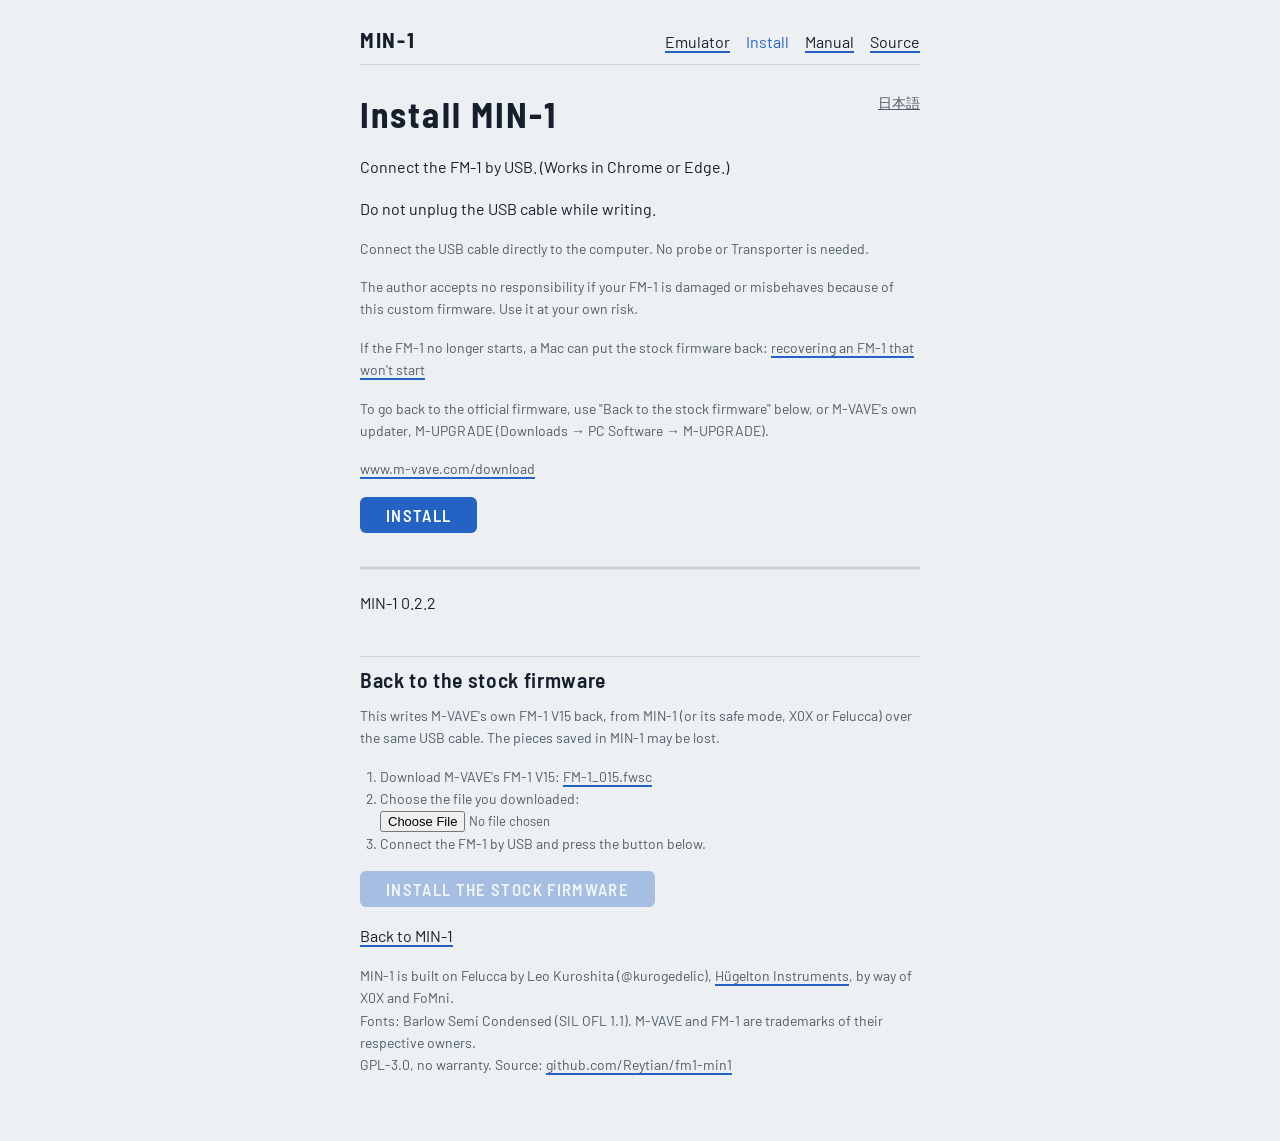
<file: install/index.html>
<!doctype html>
<!-- SPDX-License-Identifier: GPL-3.0-only
     Copyright (C) 2026 Leo Kuroshita (@kurogedelic), Hügelton Instruments
     MIN-1: Felucca's installer page (web/index_pkg.html, by way of X0X), branded for MIN-1, English first.
     tools/make_pages.py inlines fm1pkg.js and fm1ota.js and the package's metadata. -->
<html lang="en">
<head>
<meta charset="utf-8">
<meta name="viewport" content="width=device-width, initial-scale=1">
<title>MIN-1 installer</title>
<link rel="preconnect" href="https://fonts.googleapis.com">
<link rel="preconnect" href="https://fonts.gstatic.com" crossorigin>
<link rel="stylesheet" href="https://fonts.googleapis.com/css2?family=Barlow:wght@400;600&family=Barlow+Semi+Condensed:wght@600;700&display=swap" media="print" onload="this.media='all'">
<style>
  /* the colours of MIN-1's screen (firmware/src/app/ui.c), as the site: cool paper, dark blue ink, cobalt */
  :root { --bg: #ecf0f2; --panel: #fafcfd; --line: #c8d2d8; --fg: #16202c; --dim: #4f5d68; --accent: #2463c4; --on-accent: #fafcfd;
          --body: "Barlow", "Helvetica Neue", Helvetica, Arial, sans-serif; --display: "Barlow Semi Condensed", "Arial Narrow", Arial, sans-serif;
          color-scheme: light; }
  @media (prefers-color-scheme: dark) {
    :root { --bg: #0f151c; --panel: #18212b; --line: #2b3742; --fg: #e4eaee; --dim: #9eabb6; --accent: #7aa7ec; --on-accent: #0f151c; color-scheme: dark; }
  }
  body { margin: 0; background: var(--bg); color: var(--fg); font: 16px/1.6 var(--body); }
  main { max-width: 560px; margin: 0 auto; padding: 28px 16px 48px; }
  h1 { font: 700 2.2rem/1.15 var(--display); letter-spacing: .06em; margin: 0 0 20px; }
  p { margin: 0 0 16px; }
  a { color: inherit; text-decoration-color: var(--accent); text-decoration-thickness: 2px; text-underline-offset: 3px; }
  a:focus-visible, button:focus-visible { outline: 2px solid var(--accent); outline-offset: 2px; }
  button { font: 600 1.05rem var(--display); letter-spacing: .08em; text-transform: uppercase; background: var(--accent); color: var(--on-accent);
           border: 0; border-radius: 6px; padding: 8px 26px; cursor: pointer; }
  button:disabled { opacity: .35; cursor: default; }
  .lang { float: right; font: 14px var(--body); letter-spacing: 0; text-transform: none; color: var(--dim); text-decoration: underline;
          background: none; border-radius: 0; padding: 0; }
  #status { margin-top: 16px; min-height: 1.6em; }
  .small { color: var(--dim); font-size: 14px; }
  progress { width: 100%; height: 6px; margin-top: 16px; accent-color: var(--accent); }
  pre { color: var(--dim); font-size: 12px; white-space: pre-wrap; margin-top: 16px; }
  h2 { font: 600 1.35rem/1.2 var(--display); letter-spacing: .03em; margin: 40px 0 12px; padding-top: 10px; border-top: 1px solid var(--line); }
  ol { margin: 0 0 16px; padding-left: 20px; }
  input[type=file] { font: inherit; font-size: 13px; color: var(--dim); max-width: 100%; }
  .site { display: flex; flex-wrap: wrap; align-items: baseline; gap: .3rem 1.2rem; margin: 0 0 1.8rem; padding-bottom: .6rem; border-bottom: 1px solid var(--line); }
  .site .home { font: 700 1.35rem/1.1 var(--display); letter-spacing: .08em; text-decoration: none; }
  .site nav { margin-left: auto; display: flex; flex-wrap: wrap; gap: .2rem 1rem; }
  .site nav a:hover, .site .home:hover { color: var(--accent); }
  .site nav a[aria-current] { text-decoration: none; color: var(--accent); }
</style>
</head>
<body>
<main>
  <header class="site"><a class="home" href="../">MIN-1</a><nav><a href="../emu/">Emulator</a><a href="../install/" aria-current="page">Install</a><a href="../manual/">Manual</a><a href="https://github.com/Reytian/fm1-min1">Source</a></nav></header>
  <button class="lang" id="lang"></button>
  <h1>Install MIN-1</h1>
  <p data-t="intro"></p>
  <p data-t="warn"></p>
  <p class="small" data-t="direct"></p>
  <p class="small" data-t="beta"></p>
  <p class="small"><span data-t="brick"></span>
    <a href="https://github.com/Reytian/fm1-min1/blob/main/BUILDING.md#install" target="_blank" rel="noopener" style="color:inherit" data-t="bricklink"></a></p>
  <p class="small" data-t="back"></p>
  <p class="small"><a href="https://www.m-vave.com/download" target="_blank" rel="noopener" style="color:inherit">www.m-vave.com/download</a></p>
  <p><button id="go" disabled data-t="install"></button></p>
  <progress id="bar" max="100" value="0"></progress>
  <p id="status"></p>
  <pre id="log"></pre>
  <h2 data-t="stockh"></h2>
  <p class="small" data-t="stockwhy"></p>
  <ol class="small">
    <li><span data-t="stock1"></span> <a id="stocklink" href="https://raw.githubusercontent.com/m-vave/fm1_open/b178ac43c25f010c60a878056fb5331fe693fd62/sdk/firmware/FM-1_015.fwsc" style="color:inherit">FM-1_015.fwsc</a></li>
    <li><span data-t="stock2"></span><br><input type="file" id="stockfile" accept=".fwsc"></li>
    <li data-t="stock3"></li>
  </ol>
  <p><button id="stockgo" disabled data-t="stockinstall"></button></p>
  <p><a href="../" style="color:inherit" data-t="manual"></a></p>
  <p class="small">MIN-1 is built on Felucca by Leo Kuroshita (@kurogedelic), <a href="https://hugelton.com" target="_blank" rel="noopener" style="color:inherit">Hügelton Instruments</a>,
    by way of X0X and FoMni.<br>
    Fonts: Barlow Semi Condensed (SIL OFL 1.1). M-VAVE and FM-1 are trademarks of their respective owners.<br>
    <span data-t="license"></span> <a href="https://github.com/Reytian/fm1-min1" target="_blank" rel="noopener" style="color:inherit">github.com/Reytian/fm1-min1</a></p>
</main>
<script type="module">
// SPDX-License-Identifier: GPL-3.0-only
// Copyright (C) 2026 Leo Kuroshita (@kurogedelic), Hügelton Instruments
//
// FM-1 .fwsc packages in the browser: the package identity and the image the
// device reads during an update.

const BLOCKS = 20, BLK = 0x30, KEEP = 0x2F;

// the package identity ("FM-1_904"): one marker byte after each of the first 20 blocks
function productOf(fwsc) {
  if (fwsc.length < BLOCKS * BLK) throw new Error("not an FM-1 package (too short)");
  let s = "";
  for (let i = 0; i < BLOCKS; i++) {
    const m = fwsc[i * BLK + KEEP];
    if (m !== 0x7D) s += String.fromCharCode((m - i - 1) & 0xFF);
  }
  return s;
}

// the image the device addresses during an update: the .fwsc without the 20 marker bytes
function logicalImage(fwsc) {
  const out = new Uint8Array(fwsc.length - BLOCKS);
  for (let i = 0; i < BLOCKS; i++) out.set(fwsc.subarray(i * BLK, i * BLK + KEEP), i * KEEP);
  out.set(fwsc.subarray(BLOCKS * BLK), BLOCKS * KEEP);
  return out;
}

// SPDX-License-Identifier: GPL-3.0-only
// Copyright (C) 2026 Leo Kuroshita (@kurogedelic), Hügelton Instruments
//
// The FM-1 USB-MIDI update protocol (M-UPGRADE compatible) over WebMIDI.
// Step 1: the running firmware reads parts of the package and stages the update
// loader. Step 2: the loader reads the whole image and writes it. In both steps
// the device sends cmd 0x30 read requests on the logical image and we answer.

const HS_QUERY = [0xF0, 0x00, 0x32, 0x45, 0x00, 0x00, 0x00, 0x40, 0x7F, 0xF7];
const UPGRADE = [0xF0, 0x22, 0x24, 0x35, 0x7F, 0xF7];
const MAXDATA = 512;
const sleep = (ms) => new Promise((r) => setTimeout(r, ms));
const IS_OTA = (id) => /^ota-/i.test(id.model);

// errors carry a code the pages translate: notfound, model, stopped, noloader, lost, noreturn,
// mismatch (detail: the identity the device reports), badreq
function fail(code, msg, detail = "") { const e = new Error(msg); e.code = code; e.detail = detail; return e; }

function pack7(data) {
  const out = []; let acc = 0, nb = 0;
  for (const b of data) {
    acc |= b << nb; nb += 8;
    while (nb >= 7) { out.push(acc & 0x7F); acc >>>= 7; nb -= 7; }
  }
  if (nb) out.push(acc & 0x7F);
  return out;
}

function unpack7(s) {
  const out = []; let acc = 0, nb = 0;
  for (const b of s) {
    acc |= (b & 0x7F) << nb; nb += 7;
    while (nb >= 8) { out.push(acc & 0xFF); acc >>>= 8; nb -= 8; }
  }
  return out;
}

function response(addr, data, fl = 0) {
  const len = data.length;
  const body = [0x00, 0x59, 0x30, (len + 8) & 0xFF, ((len + 8) >> 8) & 0xFF, 0, fl,
    addr & 0xFF, (addr >>> 8) & 0xFF, (addr >>> 16) & 0xFF, (addr >>> 24) & 0xFF,
    len & 0xFF, (len >> 8) & 0xFF, 0, ...data];
  let s = 0;
  for (let i = 6; i < body.length; i++) s += body[i];
  body.push(~s & 0xFF);
  return [0xF0, ...pack7(body), 0xF7];
}

function parseRequest(pkt) {
  if (pkt[0] !== 0xF0 || pkt[pkt.length - 1] !== 0xF7) return null;
  const u = unpack7(pkt.slice(1, -1));
  if (u.length !== 15 || u[0] !== 0 || u[1] !== 0x59 || u[2] !== 0x30) return null;
  let s = 0;
  for (let i = 6; i < 14; i++) s += u[i];
  if ((~s & 0xFF) !== u[14]) return null;
  return { fl: u[6], addr: (u[7] | (u[8] << 8) | (u[9] << 16) | (u[10] << 24)) >>> 0, len: u[11] | (u[12] << 8) | (u[13] << 16) };
}

function parseIdentity(pkt) {
  const d = unpack7(pkt.slice(1, -1));
  if (d.length !== 34 || d[0] !== 0 || d[1] !== 0x59 || d[2] !== 0x11) return null;
  const txt = String.fromCharCode(...d.slice(6, 33)).replace(/\0+$/, "");
  const m = /^([^_]+)_(\d+)$/.exec(txt);
  return m ? { text: txt, model: m[1], version: parseInt(m[2], 10) } : null;
}

// one MIDI in/out pair with a SysEx queue
class Link {
  constructor(input, output) {
    this.input = input; this.output = output; this.q = []; this.waiter = null;
    input.onmidimessage = (ev) => {
      if (ev.data[0] !== 0xF0) return;
      this.q.push(Array.from(ev.data));
      if (this.waiter) { const w = this.waiter; this.waiter = null; w(); }
    };
  }
  get lost() { return this.input.state === "disconnected" || this.output.state === "disconnected"; }
  // false when the port is gone (unplugged): WebMIDI throws on a disconnected output
  send(bytes) {
    try { this.output.send(bytes); return true; } catch (_) { return false; }
  }
  drain() { this.q.length = 0; }
  async read(ms) {
    if (!this.q.length) {
      let tm;
      await Promise.race([new Promise((r) => { this.waiter = r; }), new Promise((r) => { tm = setTimeout(r, ms); })]);
      clearTimeout(tm);
      this.waiter = null;
    }
    return this.q.shift() || null;
  }
  close() { this.input.onmidimessage = null; }
}

async function handshake(link, tries = 3) {
  link.drain();
  for (let t = 0; t < tries; t++) {
    if (!link.send(HS_QUERY)) return null;
    const end = Date.now() + 1000;
    while (Date.now() < end) {
      const p = await link.read(end - Date.now());
      if (!p) break;
      const id = parseIdentity(p);
      if (id) return id;
    }
  }
  return null;
}

class Updater {
  constructor(access, log) {
    this.access = access;
    this.log = log || (() => {});
  }

  // every in/out pair with the same port name that answers the handshake
  async find(filter) {
    const outs = [...this.access.outputs.values()];
    for (const input of this.access.inputs.values()) {
      if (input.state === "disconnected") continue;
      if (!/fm-1|felucca|ota|composite|sinco|usb-midi/i.test(input.name || "")) continue;   // never probe other gear
      const output = outs.find((o) => o.name === input.name) || (outs.length === 1 ? outs[0] : null);
      if (!output) continue;
      try { await input.open(); await output.open(); } catch (_) { continue; }
      const link = new Link(input, output);
      const id = await handshake(link, 2);
      if (id && (!filter || filter(id))) return { link, id, name: input.name };
      link.close();
    }
    return null;
  }

  async waitFor(filter, ms) {
    const end = Date.now() + ms;
    while (Date.now() < end) {
      const dev = await this.find(filter);
      if (dev) return dev;
      await sleep(1000);
    }
    return null;
  }

  // serve read requests until the device asks for one of the finish addresses; stops early
  // when the port disappears (lost: true) instead of waiting out idleMs
  async serve(link, image, finishAddr, idleMs, onProgress) {
    let served = 0, last = Date.now();
    for (;;) {
      const pkt = await link.read(1000);
      if (!pkt) {
        if (link.lost) return { served, finished: false, lost: true };
        if (Date.now() - last > idleMs) return { served, finished: false };
        continue;
      }
      const r = parseRequest(pkt);
      if (!r) continue;
      last = Date.now();
      if (r.addr === 0xE0000000 || r.addr === 0xF0000000) {
        link.send(response(r.addr, [...new TextEncoder().encode("success"), 0]));
        if (r.addr === finishAddr) return { served, finished: true };
        continue;
      }
      if (r.len > MAXDATA || r.addr + r.len > image.length) throw fail("badreq", `bad request ${r.addr.toString(16)}+${r.len}`);
      await sleep(10);
      if (!link.send(response(r.addr, Array.from(image.subarray(r.addr, r.addr + r.len)), r.fl))) {
        return { served, finished: false, lost: true };
      }
      served++;
      if (onProgress) onProgress(served, r.addr);
    }
  }

  // full install: running firmware -> loader -> new firmware
  async install(image, product, onStep) {
    const step = onStep || (() => {});
    const dev = await this.find((id) => !IS_OTA(id));
    if (!dev) throw fail("notfound", "FM-1 not found (USB cable, and no other app using it?)");
    const [model] = product.split("_");
    if (dev.id.model !== model) { dev.link.close(); throw fail("model", `the device is ${dev.id.text}, the package is for ${product}`); }
    step("start", dev.id.text);
    dev.link.send(UPGRADE);
    await sleep(2000);
    const s1 = await this.serve(dev.link, image, 0xE0000000, 8000, (n) => step("verify", n));
    dev.link.close();
    if (!s1.finished) throw fail(s1.lost ? "lost" : "stopped", `the device ${s1.lost ? "was disconnected" : "stopped"} after ${s1.served} requests: nothing was written`);
    step("loader");
    await sleep(3000);
    const ota = await this.waitFor(IS_OTA, 30000);
    if (!ota) throw fail("noloader", "the update loader did not appear. Replug the USB cable and press Install again: the device stays in update mode until it is finished.");
    const s2 = await this.write(ota, image, step);
    if (!s2.finished) throw fail(s2.lost ? "lost" : "stopped", `the loader ${s2.lost ? "was disconnected" : "stopped"} after ${s2.served} requests. Replug and press Install again to resume.`);
    step("reboot");
    await sleep(3000);
    const back = await this.waitFor((id) => !IS_OTA(id), 40000);
    if (!back) throw fail("noreturn", "the device did not come back: power-cycle it");
    back.link.close();
    if (back.id.text !== product) throw fail("mismatch", `installed, but the device reports ${back.id.text}`, back.id.text);
    step("done", back.id.text);
    return back.id.text;
  }

  // step 2 with the loader found by find()/waitFor()
  async write(ota, image, step) {
    ota.link.send(UPGRADE);
    await sleep(2000);
    const s2 = await this.serve(ota.link, image, 0xF0000000, 180000, (n) => step("write", n));
    ota.link.close();
    return s2;
  }

  // resume: the device is already in update mode (loader) -> true when the write finished
  async resume(image, onStep) {
    const ota = await this.find(IS_OTA);
    if (!ota) return false;
    return (await this.write(ota, image, onStep || (() => {}))).finished;
  }
}

const $ = (id) => document.getElementById(id);
const TEXT = {
  ja: {
    intro: "FM-1 を USB で接続してください。（Chrome か Edge で使えます）",
    warn: "書き込み中は USB を抜かないでください。",
    install: "インストール", other: "English",
    manual: "MIN-1 のページへ",
    direct: "USB ケーブルはパソコンに直接つないでください。Probe や Transporter などの機材は不要です。",
    brick: "万一 FM-1 が起動しなくなった場合は、Mac から標準ファームウェアに戻せます:",
    bricklink: "起動しない FM-1 の復旧（英語）",
    beta: "このカスタムファームウェアを使ったことで FM-1 が壊れたり不具合が起きたりしても、作者は一切の責任を負いません。自己責任でお使いください。",
    back: "公式ファームウェアに戻すには、このページ下の「純正ファームウェアに戻す」か、M-VAVE 公式のアップデーター M-UPGRADE（Downloads → PC Software → M-UPGRADE）を使います。",
    stockh: "純正ファームウェアに戻す",
    stockwhy: "M-VAVE の FM-1 V15 を、MIN-1（またはそのセーフモード）から同じ USB ケーブルで書き込みます。MIN-1 で保存した曲の設定は消えることがあります。",
    stock1: "M-VAVE の FM-1 V15 をダウンロード:",
    stock2: "ダウンロードしたファイルを選ぶ:",
    stock3: "FM-1 を USB で接続し、下のボタンを押す。",
    stockinstall: "純正ファームウェアを書き込む",
    stockok: "M-VAVE の FM-1 V15 です。ボタンを押してください。",
    stockbad: "これは M-VAVE の FM-1 V15 のファイルではありません。上のリンクのファイルを選んでください。",
    stockdone: "完了。FM-1 は純正ファームウェアで起動しました。",
    nomidi: "このブラウザでは使えません。Chrome か Edge で開いてください。", loadfail: "読み込めませんでした: ",
    start: "開始します", verify: "確認中", loader: "書き込みモードに切り替え中", write: "書き込み中",
    reboot: "再起動中", done: "完了しました", stopped: "途中で止まりました。USB を挿し直してもう一度押してください。",
    error: "エラー: ",
    denied: "MIDI（SysEx）の使用が許可されませんでした。アドレスバーのサイト設定で MIDI を許可して、もう一度押してください。",
    notfound: "FM-1 が見つかりません。USB ケーブル（データ通信用か）を確かめ、MIDI を使う他のアプリを閉じてから、もう一度押してください。",
    model: "接続されている機器は FM-1 ではありません。",
    lost: "USB の接続が切れました。挿し直してもう一度押してください。",
    noloader: "書き込みモードの FM-1 が見つかりません。USB を挿し直してもう一度押してください（終わるまで書き込みモードのままです）。",
    noreturn: "FM-1 が戻ってきません。電源を入れ直してください。",
    mismatch: "書き込みは終わりましたが、FM-1 が別のバージョンを報告しています: ",
    badpkg: "インストールするファイルが壊れています。ページを再読み込みしてください。",
    leave: "書き込み中です。ページを閉じないでください。",
    license: "GPL-3.0、無保証。ソース:",
  },
  en: {
    intro: "Connect the FM-1 by USB. (Works in Chrome or Edge.)",
    warn: "Do not unplug the USB cable while writing.",
    install: "Install", other: "日本語",
    manual: "Back to MIN-1",
    direct: "Connect the USB cable directly to the computer. No probe or Transporter is needed.",
    brick: "If the FM-1 no longer starts, a Mac can put the stock firmware back:",
    bricklink: "recovering an FM-1 that won't start",
    beta: "The author accepts no responsibility if your FM-1 is damaged or misbehaves because of this custom firmware. Use it at your own risk.",
    back: "To go back to the official firmware, use \"Back to the stock firmware\" below, or M-VAVE's own updater, M-UPGRADE (Downloads → PC Software → M-UPGRADE).",
    stockh: "Back to the stock firmware",
    stockwhy: "This writes M-VAVE's own FM-1 V15 back, from MIN-1 (or its safe mode, X0X or Felucca) over the same USB cable. The pieces saved in MIN-1 may be lost.",
    stock1: "Download M-VAVE's FM-1 V15:",
    stock2: "Choose the file you downloaded:",
    stock3: "Connect the FM-1 by USB and press the button below.",
    stockinstall: "Install the stock firmware",
    stockok: "That is M-VAVE's FM-1 V15. Press the button to install it.",
    stockbad: "That is not M-VAVE's FM-1 V15 file. Choose the file from the link above.",
    stockdone: "Done. The FM-1 has restarted with its original firmware.",
    nomidi: "This browser cannot do it. Open the page in Chrome or Edge.", loadfail: "Could not load: ",
    start: "Starting", verify: "Verifying", loader: "Switching to update mode", write: "Writing",
    reboot: "Restarting", done: "Done", stopped: "Stopped. Replug the USB cable and press Install again.",
    error: "Error: ",
    denied: "MIDI (SysEx) access was not allowed. Allow MIDI in the site settings (address bar) and press Install again.",
    notfound: "FM-1 not found. Check the USB cable (a data cable), close other apps that use MIDI, and press Install again.",
    model: "The connected device is not an FM-1.",
    lost: "The USB connection was lost. Replug it and press Install again.",
    noloader: "The FM-1 in update mode was not found. Replug the USB cable and press Install again (it stays in update mode until it is finished).",
    noreturn: "The FM-1 did not come back. Power-cycle it.",
    mismatch: "Written, but the FM-1 reports another version: ",
    badpkg: "The file to install is damaged. Reload the page.",
    leave: "Writing. Do not close the page.",
    license: "GPL-3.0, no warranty. Source:",
  },
};
let lang = "en";                                 /* English first; 日本語 is a click away */
const t = (k) => TEXT[lang][k];
let lastKey = null, lastArg = "";
function applyLang() {
  document.documentElement.lang = lang;
  document.querySelectorAll("[data-t]").forEach((e) => { e.textContent = t(e.dataset.t); });
  $("lang").textContent = t("other");
  if (lastKey) $("status").textContent = t(lastKey) + lastArg;
}
$("lang").addEventListener("click", () => { lang = lang === "ja" ? "en" : "ja"; applyLang(); });
applyLang();
const sayK = (k, arg = "") => { lastKey = k; lastArg = arg; $("status").textContent = t(k) + arg; };
const say = (txt) => { lastKey = null; $("status").textContent = txt; };
const log = (t) => { $("log").textContent += t + "\n"; };
let image = null;
const meta = {"version": "0.2.2", "product": "FM-1_5000202", "pkg": "../firmware/min-0.2.2.fwsc"};

let writing = false;
window.addEventListener("beforeunload", (e) => { if (writing) { e.preventDefault(); e.returnValue = t("leave"); } });

(async () => {
  if (!navigator.requestMIDIAccess) { sayK("nomidi"); return; }
  try {
    const r = await fetch(meta.pkg);
    if (!r.ok) throw new Error(`${meta.pkg}: HTTP ${r.status}`);
    const pkg = new Uint8Array(await r.arrayBuffer());
    if (productOf(pkg) !== meta.product) { sayK("badpkg"); return; }
    image = logicalImage(pkg);
    say(`MIN-1 ${meta.version}`);
    $("go").disabled = false;
  } catch (e) { sayK("loadfail", e.message); }
})();

/* stock firmware: M-VAVE's FM-1 V15, chosen by the user (M-VAVE's server allows no cross-site
   download) and checked against its SHA-256 before anything is written */
const STOCK_SHA256 = "db1642b2b6fa5c2cccb11ffd13878068bb28601678d3644049f99dc40e7edb8a";
let stock = null;
$("stockfile").addEventListener("change", async (e) => {
  stock = null;
  $("stockgo").disabled = true;
  const f = e.target.files && e.target.files[0];
  if (!f) return;
  try {
    const raw = new Uint8Array(await f.arrayBuffer());
    const hex = [...new Uint8Array(await crypto.subtle.digest("SHA-256", raw))].map((b) => b.toString(16).padStart(2, "0")).join("");
    if (hex !== STOCK_SHA256) { sayK("stockbad"); return; }
    stock = { image: logicalImage(raw), product: productOf(raw) };
    $("stockgo").disabled = writing;
    sayK("stockok");
  } catch (err) { sayK("error", err && err.message); }
});

async function run(img, product, isStock) {
  let midi;
  try { midi = await navigator.requestMIDIAccess({ sysex: true }); }
  catch (e) { sayK("denied"); return; }
  writing = true;
  $("go").disabled = $("stockgo").disabled = true;
  try {
    const up = new Updater(midi, log);
    const total = 74 + 1167;
    const step = (k, a) => {
      log(`${k} ${a ?? ""}`);
      if (k === "start") sayK("start");
      if (k === "verify") { sayK("verify"); $("bar").value = (a / total) * 100; }
      if (k === "loader") sayK("loader");
      if (k === "write") { sayK("write"); $("bar").value = ((74 + a) / total) * 100; }
      if (k === "reboot") sayK("reboot");
      if (k === "done") { $("bar").value = 100; sayK(isStock ? "stockdone" : "done"); }
    };
    const ota = await up.find((id) => /^ota-/i.test(id.model));
    if (ota) {
      ota.link.close();
      sayK((await up.resume(img, step)) ? (isStock ? "stockdone" : "done") : "stopped");
    } else {
      await up.install(img, product, step);
    }
  } catch (e) {
    if (isStock && e && e.code === "mismatch") { $("bar").value = 100; sayK("stockdone"); }   /* stock names itself its own way */
    else if (e && e.code && TEXT[lang][e.code]) sayK(e.code, e.detail || "");
    else sayK("error", e && e.message);
    log(String(e && e.stack || e));
  }
  writing = false;
  $("go").disabled = !image;
  $("stockgo").disabled = !stock;
}

$("go").addEventListener("click", () => run(image, meta.product, false));
$("stockgo").addEventListener("click", () => { if (stock) run(stock.image, stock.product, true); });
</script>
</body>
</html>
</file>
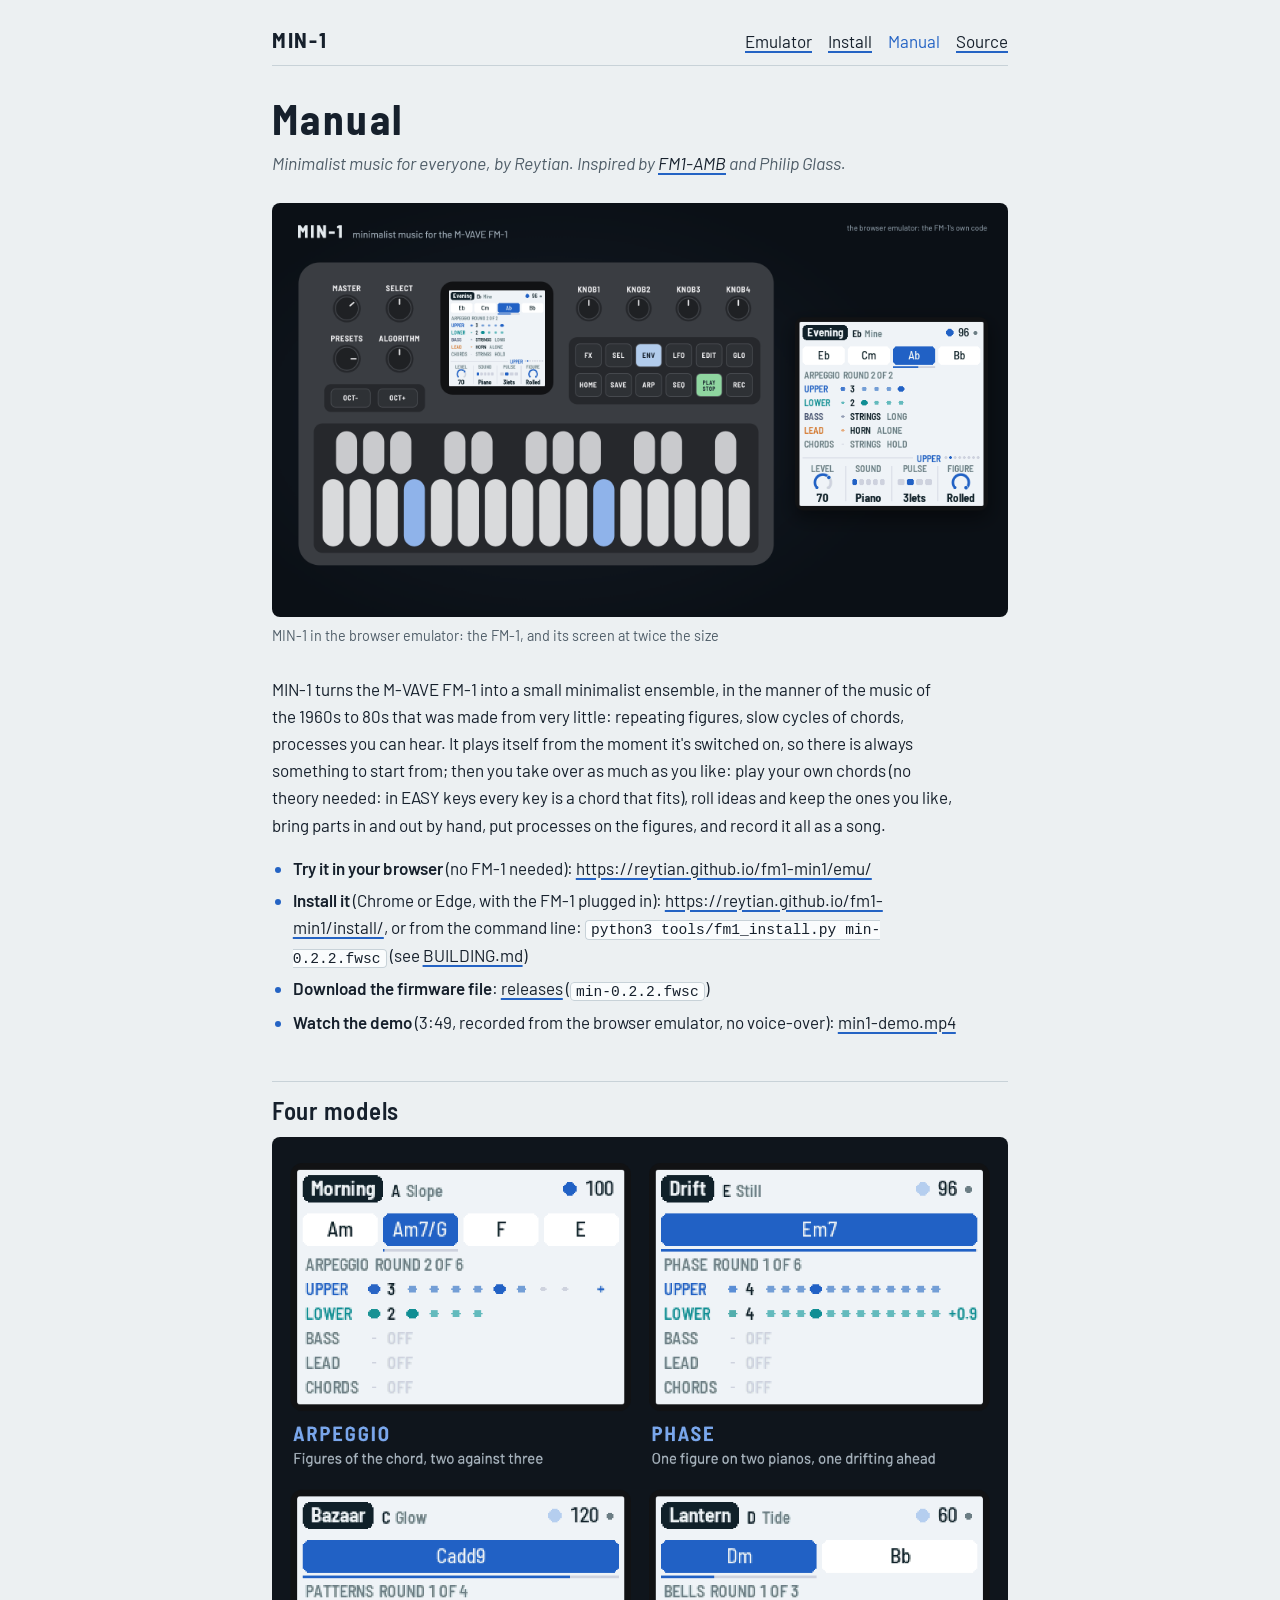
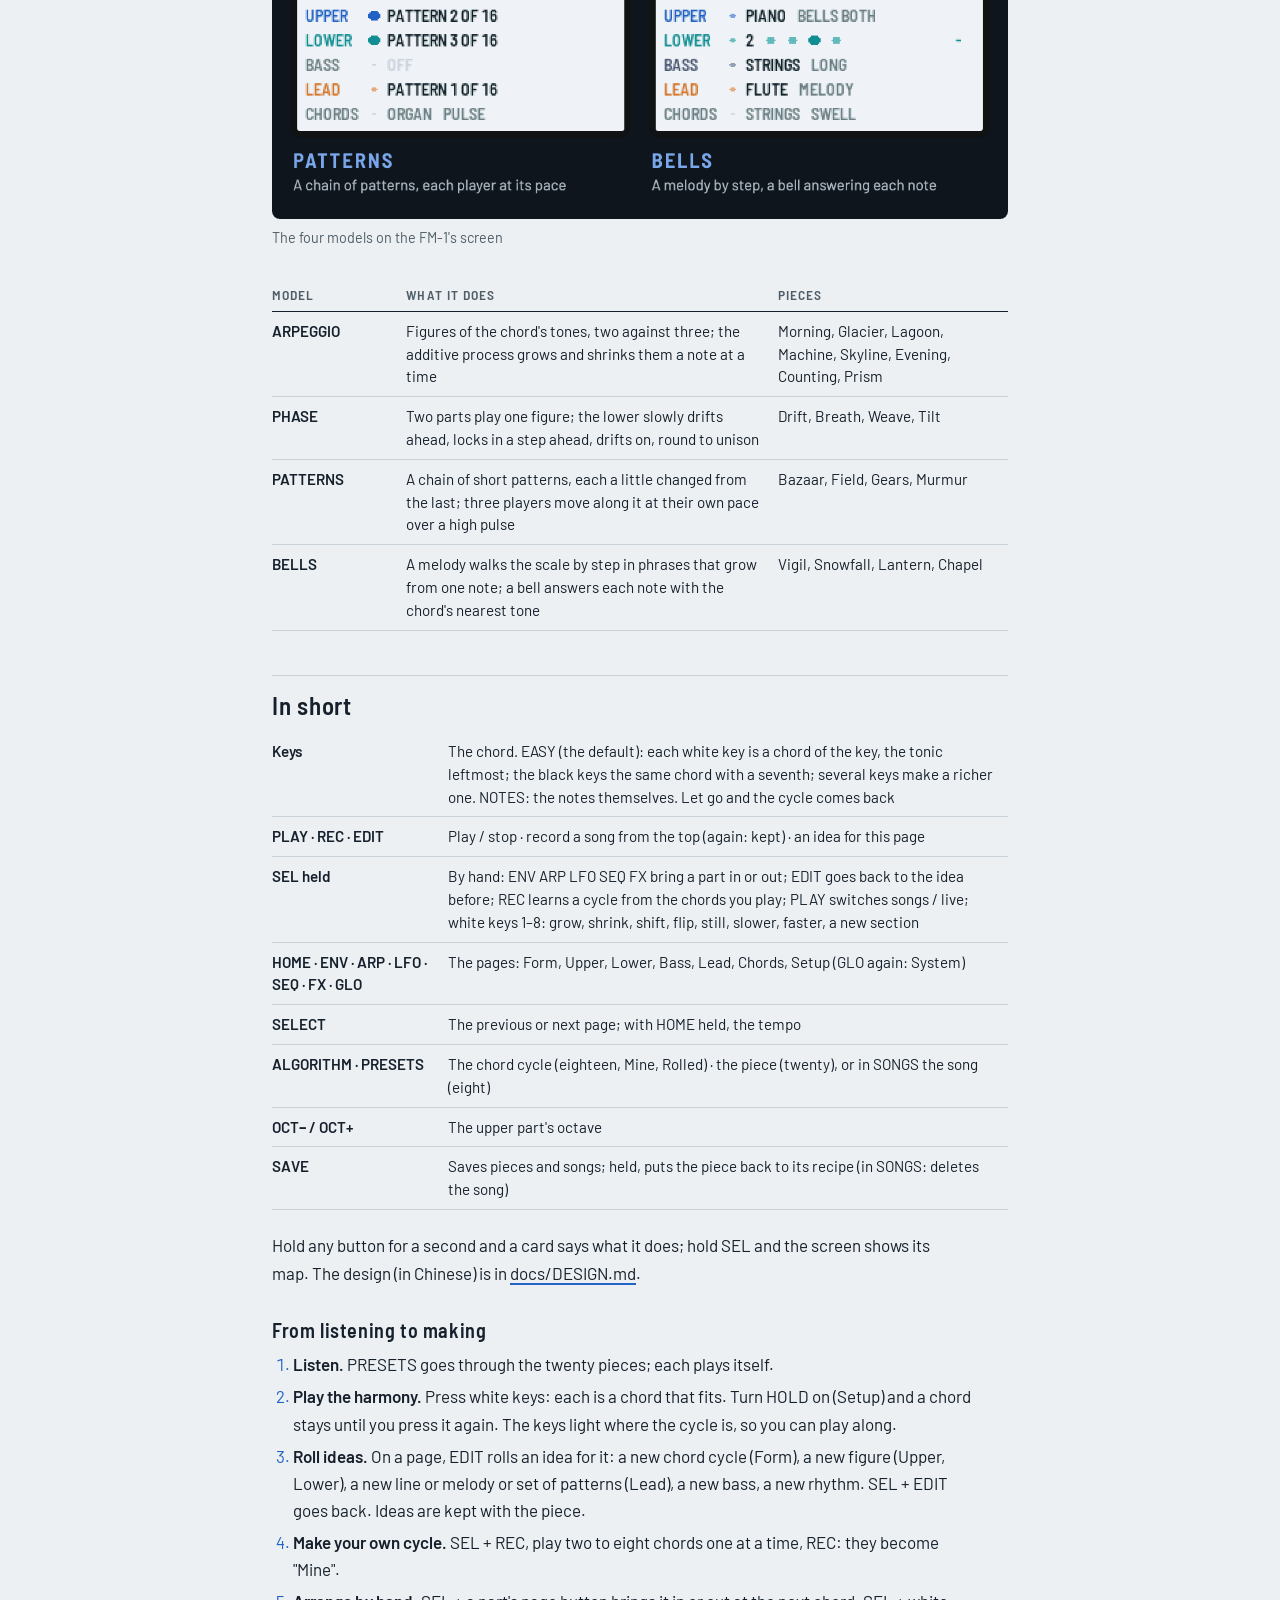
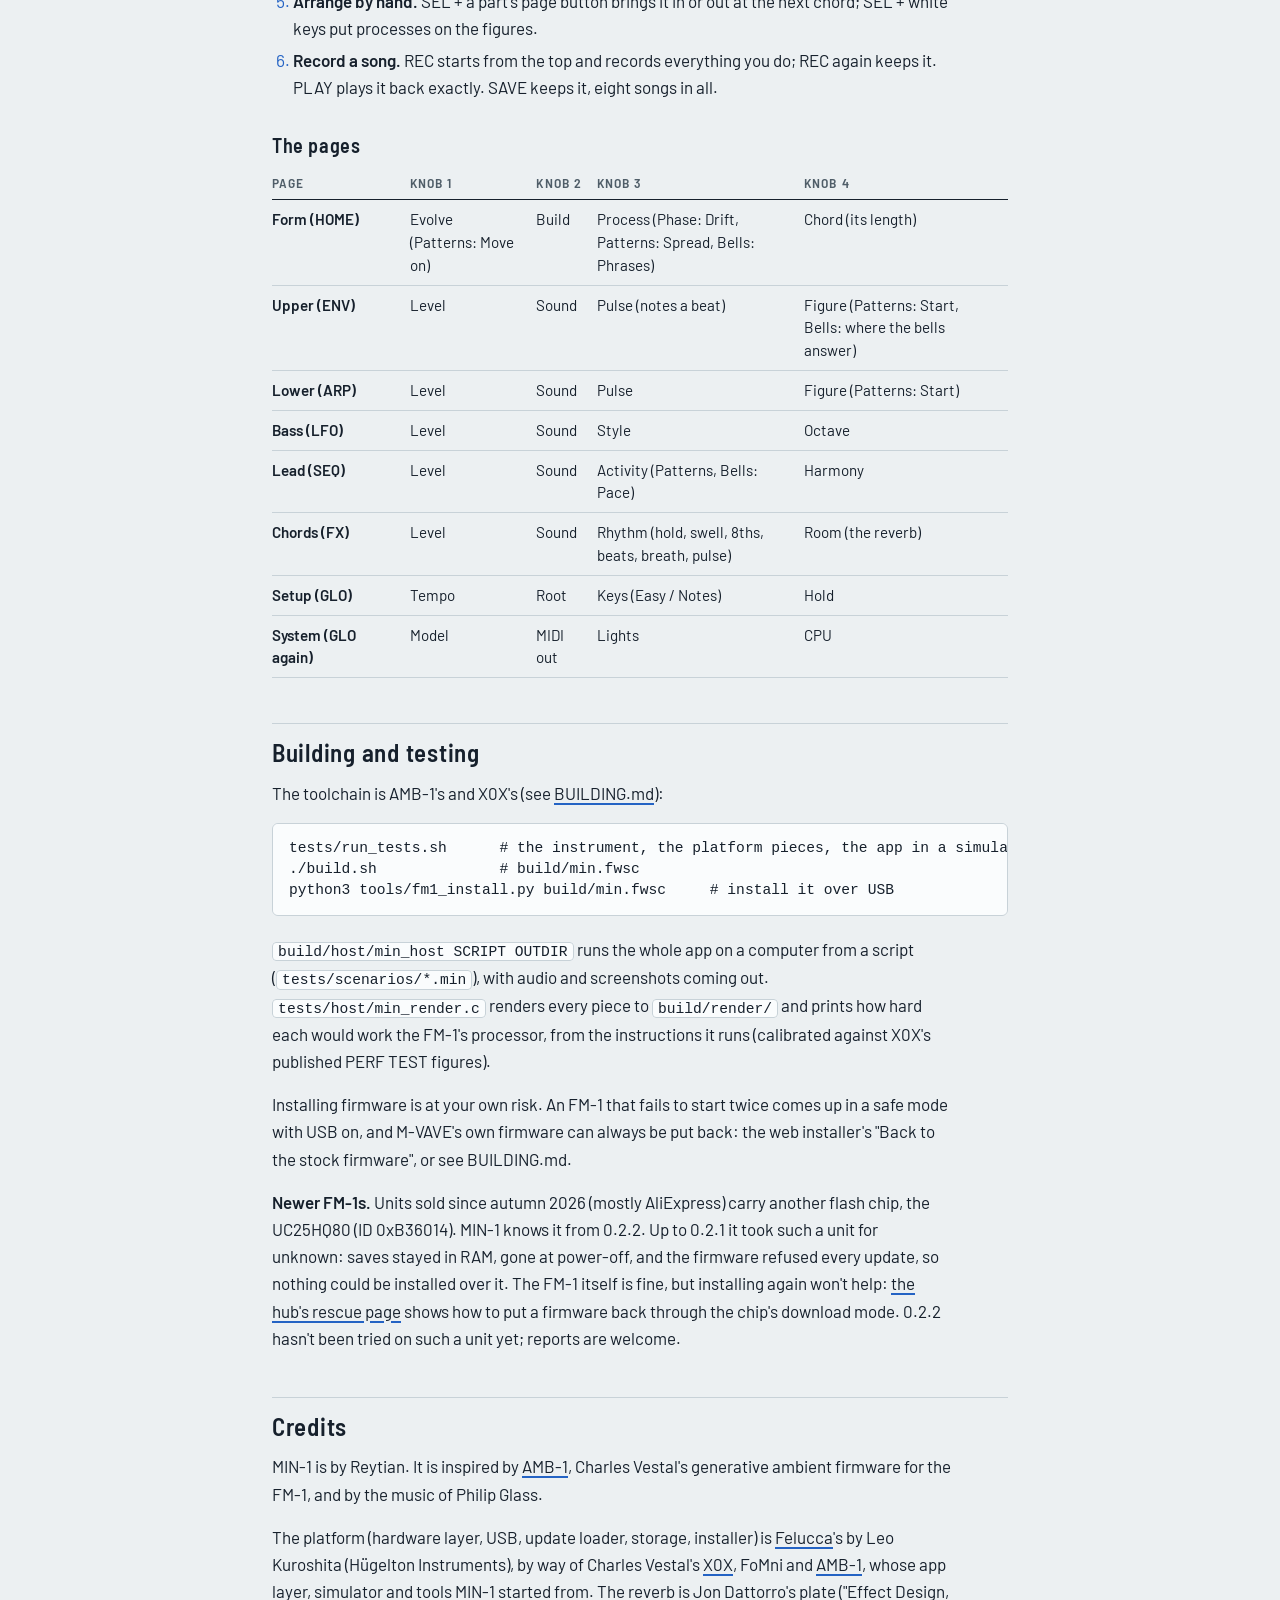
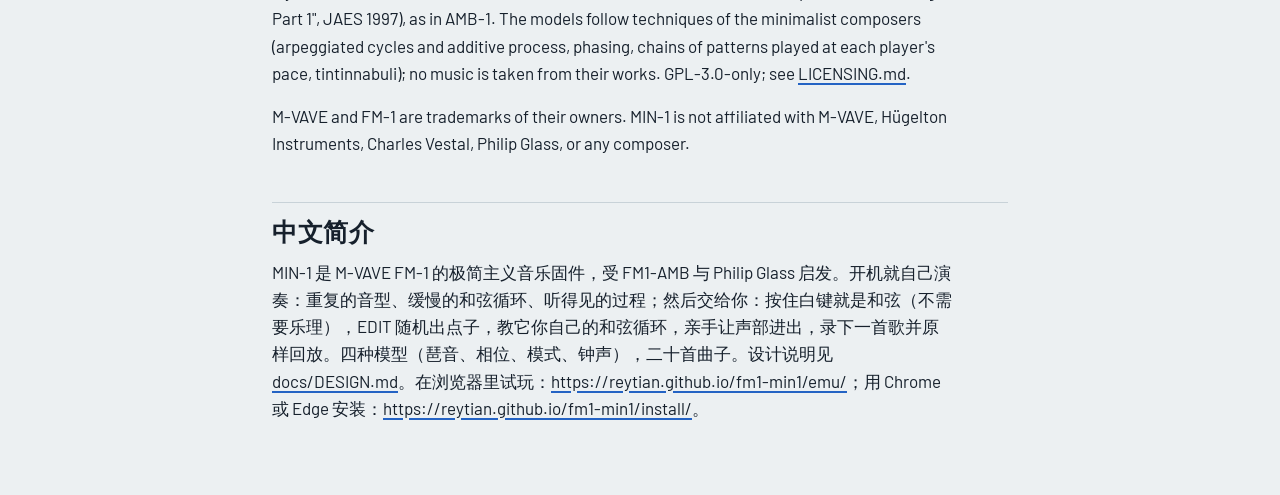
<file: manual/index.html>
<!doctype html>
<html lang="en">
<head>
<meta charset="utf-8">
<meta name="viewport" content="width=device-width, initial-scale=1">
<title>MIN-1 Manual</title>
<meta name="description" content="The manual for MIN-1, minimalist music for the M-VAVE FM-1: the four models, the keys, the pages, songs.">
<link rel="preconnect" href="https://fonts.googleapis.com">
<link rel="preconnect" href="https://fonts.gstatic.com" crossorigin>
<link rel="stylesheet" href="https://fonts.googleapis.com/css2?family=Barlow:wght@400;600&family=Barlow+Semi+Condensed:wght@600;700&display=swap" media="print" onload="this.media='all'">
<meta name="theme-color" content="#ecf0f2" media="(prefers-color-scheme: light)">
<meta name="theme-color" content="#0f151c" media="(prefers-color-scheme: dark)">
<style>
:root { --paper: #ecf0f2; --panel: #fafcfd; --line: #c8d2d8; --muted: #4f5d68; --ink: #16202c; --accent: #2463c4; --on-accent: #fafcfd;
        --body: "Barlow", "Helvetica Neue", Helvetica, Arial, sans-serif; --display: "Barlow Semi Condensed", "Arial Narrow", Arial, sans-serif;
        --mono: ui-monospace, Menlo, Consolas, monospace; color-scheme: light; }
@media (prefers-color-scheme: dark) {
  :root:not([data-theme="light"]) { --paper: #0f151c; --panel: #18212b; --line: #2b3742; --muted: #9eabb6; --ink: #e4eaee; --accent: #7aa7ec; --on-accent: #0f151c; color-scheme: dark; }
}
:root[data-theme="dark"] { --paper: #0f151c; --panel: #18212b; --line: #2b3742; --muted: #9eabb6; --ink: #e4eaee; --accent: #7aa7ec; --on-accent: #0f151c; color-scheme: dark; }
body { background: var(--paper); color: var(--ink); margin: 0; padding-inline: 16px; padding-block: 28px 64px; font: 400 17px/1.6 var(--body); }
a { color: var(--ink); text-decoration-color: var(--accent); text-decoration-thickness: 2px; text-underline-offset: 3px; }
a:hover { color: var(--accent); }
a:focus-visible { outline: 2px solid var(--accent); outline-offset: 2px; }
.site { display: flex; flex-wrap: wrap; align-items: baseline; gap: .3rem 1.2rem; margin: 0 0 1.8rem; padding-bottom: .6rem; border-bottom: 1px solid var(--line); }
.site .home { font: 700 1.35rem/1.1 var(--display); letter-spacing: .08em; text-decoration: none; }
.site nav { margin-left: auto; display: flex; flex-wrap: wrap; gap: .2rem 1rem; }
.site nav a[aria-current] { text-decoration: none; color: var(--accent); }

main { max-width: 46rem; margin: 0 auto; }
h1, h2, h3 { font-family: var(--display); line-height: 1.15; text-wrap: balance; }
h1 { font-size: 2.6rem; font-weight: 700; letter-spacing: .06em; margin: 0 0 .4rem; }
h2 { font-size: 1.55rem; font-weight: 600; letter-spacing: .03em; margin: 2.8rem 0 .8rem; padding-top: .9rem; border-top: 1px solid var(--line); }
h3 { font-size: 1.25rem; font-weight: 600; letter-spacing: .03em; margin: 2rem 0 .6rem; }
p, li { max-width: 68ch; }
p { margin: 0 0 1rem; }
.lede { color: var(--muted); font-size: 1.1rem; margin-bottom: 1.6rem; }
ul, ol { padding-left: 1.3rem; margin: 0 0 1rem; }
li { margin: .3rem 0; }
li::marker { color: var(--accent); }
strong { font-weight: 600; }
code, pre { font-family: var(--mono); font-size: .86em; }
code { background: var(--panel); border: 1px solid var(--line); border-radius: 4px; padding: .05em .35em; overflow-wrap: anywhere; }
pre { background: var(--panel); border: 1px solid var(--line); border-radius: 6px; padding: 14px 16px; overflow-x: auto; line-height: 1.45; margin: 0 0 1.2rem; }
pre code { background: none; border: 0; padding: 0; font-size: inherit; overflow-wrap: normal; }
.table { overflow-x: auto; margin: 0 0 1.4rem; }
table { border-collapse: collapse; width: 100%; font-size: .95rem; line-height: 1.5; }
th, td { text-align: left; vertical-align: top; padding: .5rem .9rem .5rem 0; border-bottom: 1px solid var(--line); }
th { font: 600 .85rem var(--display); letter-spacing: .08em; text-transform: uppercase; color: var(--muted); border-bottom-color: var(--ink); }
td:first-child { font-weight: 600; min-width: 7.5rem; }
figure { margin: .4rem 0 1.8rem; }
figure img { display: block; width: 100%; height: auto; border-radius: 8px; }
figcaption { color: var(--muted); font-size: .9rem; margin-top: .45rem; }
.callout { border-left: 4px solid var(--accent); background: var(--panel); padding: 10px 16px; margin: 0 0 1.2rem; max-width: 68ch; }
.callout p { margin: 0; }
@media (prefers-reduced-motion: no-preference) { html { scroll-behavior: smooth; } }
</style>
</head>
<body>
<main>
<header class="site"><a class="home" href="../">MIN-1</a><nav><a href="../emu/">Emulator</a><a href="../install/">Install</a><a href="../manual/" aria-current="page">Manual</a><a href="https://github.com/Reytian/fm1-min1">Source</a></nav></header>
<h1>Manual</h1>
<p class="lede"><em>Minimalist music for everyone, by Reytian. Inspired by <a href="https://github.com/charlesvestal/fm1-amb">FM1-AMB</a> and Philip Glass.</em></p>
<figure><img src="../img/min1.png" alt="MIN-1 in the browser emulator: the FM-1, and its screen at twice the size" loading="lazy"><figcaption>MIN-1 in the browser emulator: the FM-1, and its screen at twice the size</figcaption></figure>
<p>MIN-1 turns the M-VAVE FM-1 into a small minimalist ensemble, in the manner of the music of the 1960s to 80s that was made from very little: repeating figures, slow cycles of chords, processes you can hear. It plays itself from the moment it's switched on, so there is always something to start from; then you take over as much as you like: play your own chords (no theory needed: in EASY keys every key is a chord that fits), roll ideas and keep the ones you like, bring parts in and out by hand, put processes on the figures, and record it all as a song.</p>
<ul><li><strong>Try it in your browser</strong> (no FM-1 needed): <a href="../emu/">https://reytian.github.io/fm1-min1/emu/</a></li><li><strong>Install it</strong> (Chrome or Edge, with the FM-1 plugged in): <a href="../install/">https://reytian.github.io/fm1-min1/install/</a>, or from the command line: <code>python3 tools/fm1_install.py min-0.2.2.fwsc</code> (see <a href="https://github.com/Reytian/fm1-min1/blob/main/BUILDING.md#install">BUILDING.md</a>)</li><li><strong>Download the firmware file</strong>: <a href="https://github.com/Reytian/fm1-min1/releases">releases</a> (<code>min-0.2.2.fwsc</code>)</li><li><strong>Watch the demo</strong> (3:49, recorded from the browser emulator, no voice-over): <a href="https://github.com/Reytian/fm1-min1/releases/download/v0.2/min1-demo.mp4">min1-demo.mp4</a></li></ul>
<h2 id="four-models">Four models</h2>
<figure><img src="../img/models.png" alt="The four models on the FM-1&#x27;s screen" loading="lazy"><figcaption>The four models on the FM-1's screen</figcaption></figure>
<div class="table"><table><thead><tr><th>Model</th><th>What it does</th><th>Pieces</th></tr></thead><tbody><tr><td>ARPEGGIO</td><td>Figures of the chord's tones, two against three; the additive process grows and shrinks them a note at a time</td><td>Morning, Glacier, Lagoon, Machine, Skyline, Evening, Counting, Prism</td></tr><tr><td>PHASE</td><td>Two parts play one figure; the lower slowly drifts ahead, locks in a step ahead, drifts on, round to unison</td><td>Drift, Breath, Weave, Tilt</td></tr><tr><td>PATTERNS</td><td>A chain of short patterns, each a little changed from the last; three players move along it at their own pace over a high pulse</td><td>Bazaar, Field, Gears, Murmur</td></tr><tr><td>BELLS</td><td>A melody walks the scale by step in phrases that grow from one note; a bell answers each note with the chord's nearest tone</td><td>Vigil, Snowfall, Lantern, Chapel</td></tr></tbody></table></div>
<h2 id="in-short">In short</h2>
<div class="table"><table><tbody><tr><td>Keys</td><td>The chord. EASY (the default): each white key is a chord of the key, the tonic leftmost; the black keys the same chord with a seventh; several keys make a richer one. NOTES: the notes themselves. Let go and the cycle comes back</td></tr><tr><td>PLAY · REC · EDIT</td><td>Play / stop · record a song from the top (again: kept) · an idea for this page</td></tr><tr><td>SEL held</td><td>By hand: ENV ARP LFO SEQ FX bring a part in or out; EDIT goes back to the idea before; REC learns a cycle from the chords you play; PLAY switches songs / live; white keys 1–8: grow, shrink, shift, flip, still, slower, faster, a new section</td></tr><tr><td>HOME · ENV · ARP · LFO · SEQ · FX · GLO</td><td>The pages: Form, Upper, Lower, Bass, Lead, Chords, Setup (GLO again: System)</td></tr><tr><td>SELECT</td><td>The previous or next page; with HOME held, the tempo</td></tr><tr><td>ALGORITHM · PRESETS</td><td>The chord cycle (eighteen, Mine, Rolled) · the piece (twenty), or in SONGS the song (eight)</td></tr><tr><td>OCT− / OCT+</td><td>The upper part's octave</td></tr><tr><td>SAVE</td><td>Saves pieces and songs; held, puts the piece back to its recipe (in SONGS: deletes the song)</td></tr></tbody></table></div>
<p>Hold any button for a second and a card says what it does; hold SEL and the screen shows its map. The design (in Chinese) is in <a href="https://github.com/Reytian/fm1-min1/blob/main/docs/DESIGN.md">docs/DESIGN.md</a>.</p>
<h3 id="from-listening-to-making">From listening to making</h3>
<ol><li><strong>Listen.</strong> PRESETS goes through the twenty pieces; each plays itself.</li><li><strong>Play the harmony.</strong> Press white keys: each is a chord that fits. Turn HOLD on (Setup) and a chord stays until you press it again. The keys light where the cycle is, so you can play along.</li><li><strong>Roll ideas.</strong> On a page, EDIT rolls an idea for it: a new chord cycle (Form), a new figure (Upper, Lower), a new line or melody or set of patterns (Lead), a new bass, a new rhythm. SEL + EDIT goes back. Ideas are kept with the piece.</li><li><strong>Make your own cycle.</strong> SEL + REC, play two to eight chords one at a time, REC: they become "Mine".</li><li><strong>Arrange by hand.</strong> SEL + a part's page button brings it in or out at the next chord; SEL + white keys put processes on the figures.</li><li><strong>Record a song.</strong> REC starts from the top and records everything you do; REC again keeps it. PLAY plays it back exactly. SAVE keeps it, eight songs in all.</li></ol>
<h3 id="the-pages">The pages</h3>
<div class="table"><table><thead><tr><th>Page</th><th>KNOB 1</th><th>KNOB 2</th><th>KNOB 3</th><th>KNOB 4</th></tr></thead><tbody><tr><td>Form (HOME)</td><td>Evolve (Patterns: Move on)</td><td>Build</td><td>Process (Phase: Drift, Patterns: Spread, Bells: Phrases)</td><td>Chord (its length)</td></tr><tr><td>Upper (ENV)</td><td>Level</td><td>Sound</td><td>Pulse (notes a beat)</td><td>Figure (Patterns: Start, Bells: where the bells answer)</td></tr><tr><td>Lower (ARP)</td><td>Level</td><td>Sound</td><td>Pulse</td><td>Figure (Patterns: Start)</td></tr><tr><td>Bass (LFO)</td><td>Level</td><td>Sound</td><td>Style</td><td>Octave</td></tr><tr><td>Lead (SEQ)</td><td>Level</td><td>Sound</td><td>Activity (Patterns, Bells: Pace)</td><td>Harmony</td></tr><tr><td>Chords (FX)</td><td>Level</td><td>Sound</td><td>Rhythm (hold, swell, 8ths, beats, breath, pulse)</td><td>Room (the reverb)</td></tr><tr><td>Setup (GLO)</td><td>Tempo</td><td>Root</td><td>Keys (Easy / Notes)</td><td>Hold</td></tr><tr><td>System (GLO again)</td><td>Model</td><td>MIDI out</td><td>Lights</td><td>CPU</td></tr></tbody></table></div>
<h2 id="building-and-testing">Building and testing</h2>
<p>The toolchain is AMB-1's and X0X's (see <a href="https://github.com/Reytian/fm1-min1/blob/main/BUILDING.md">BUILDING.md</a>):</p>
<pre><code>tests/run_tests.sh      # the instrument, the platform pieces, the app in a simulator, the load on the FM-1
./build.sh              # build/min.fwsc
python3 tools/fm1_install.py build/min.fwsc     # install it over USB</code></pre>
<p><code>build/host/min_host SCRIPT OUTDIR</code> runs the whole app on a computer from a script (<code>tests/scenarios/*.min</code>), with audio and screenshots coming out. <code>tests/host/min_render.c</code> renders every piece to <code>build/render/</code> and prints how hard each would work the FM-1's processor, from the instructions it runs (calibrated against X0X's published PERF TEST figures).</p>
<p>Installing firmware is at your own risk. An FM-1 that fails to start twice comes up in a safe mode with USB on, and M-VAVE's own firmware can always be put back: the web installer's "Back to the stock firmware", or see BUILDING.md.</p>
<p><strong>Newer FM-1s.</strong> Units sold since autumn 2026 (mostly AliExpress) carry another flash chip, the UC25HQ80 (ID 0xB36014). MIN-1 knows it from 0.2.2. Up to 0.2.1 it took such a unit for unknown: saves stayed in RAM, gone at power-off, and the firmware refused every update, so nothing could be installed over it. The FM-1 itself is fine, but installing again won't help: <a href="https://thefirmwarehub.com/tools/rescue/#chip">the hub's rescue page</a> shows how to put a firmware back through the chip's download mode. 0.2.2 hasn't been tried on such a unit yet; reports are welcome.</p>
<h2 id="credits">Credits</h2>
<p>MIN-1 is by Reytian. It is inspired by <a href="https://github.com/charlesvestal/fm1-amb">AMB-1</a>, Charles Vestal's generative ambient firmware for the FM-1, and by the music of Philip Glass.</p>
<p>The platform (hardware layer, USB, update loader, storage, installer) is <a href="https://github.com/hugelton/Felucca">Felucca</a>'s by Leo Kuroshita (Hügelton Instruments), by way of Charles Vestal's <a href="https://github.com/charlesvestal/fm1-x0x">X0X</a>, FoMni and <a href="https://github.com/charlesvestal/fm1-amb">AMB-1</a>, whose app layer, simulator and tools MIN-1 started from. The reverb is Jon Dattorro's plate ("Effect Design, Part 1", JAES 1997), as in AMB-1. The models follow techniques of the minimalist composers (arpeggiated cycles and additive process, phasing, chains of patterns played at each player's pace, tintinnabuli); no music is taken from their works. GPL-3.0-only; see <a href="https://github.com/Reytian/fm1-min1/blob/main/LICENSING.md">LICENSING.md</a>.</p>
<p>M-VAVE and FM-1 are trademarks of their owners. MIN-1 is not affiliated with M-VAVE, Hügelton Instruments, Charles Vestal, Philip Glass, or any composer.</p>
<h2 id="中文简介" lang="zh-Hans">中文简介</h2>
<p lang="zh-Hans">MIN-1 是 M-VAVE FM-1 的极简主义音乐固件，受 FM1-AMB 与 Philip Glass 启发。开机就自己演奏：重复的音型、缓慢的和弦循环、听得见的过程；然后交给你：按住白键就是和弦（不需要乐理），EDIT 随机出点子，教它你自己的和弦循环，亲手让声部进出，录下一首歌并原样回放。四种模型（琶音、相位、模式、钟声），二十首曲子。设计说明见 <a href="https://github.com/Reytian/fm1-min1/blob/main/docs/DESIGN.md">docs/DESIGN.md</a>。在浏览器里试玩：<a href="../emu/">https://reytian.github.io/fm1-min1/emu/</a>；用 Chrome 或 Edge 安装：<a href="../install/">https://reytian.github.io/fm1-min1/install/</a>。</p>
</main>
</body>
</html>
</file>
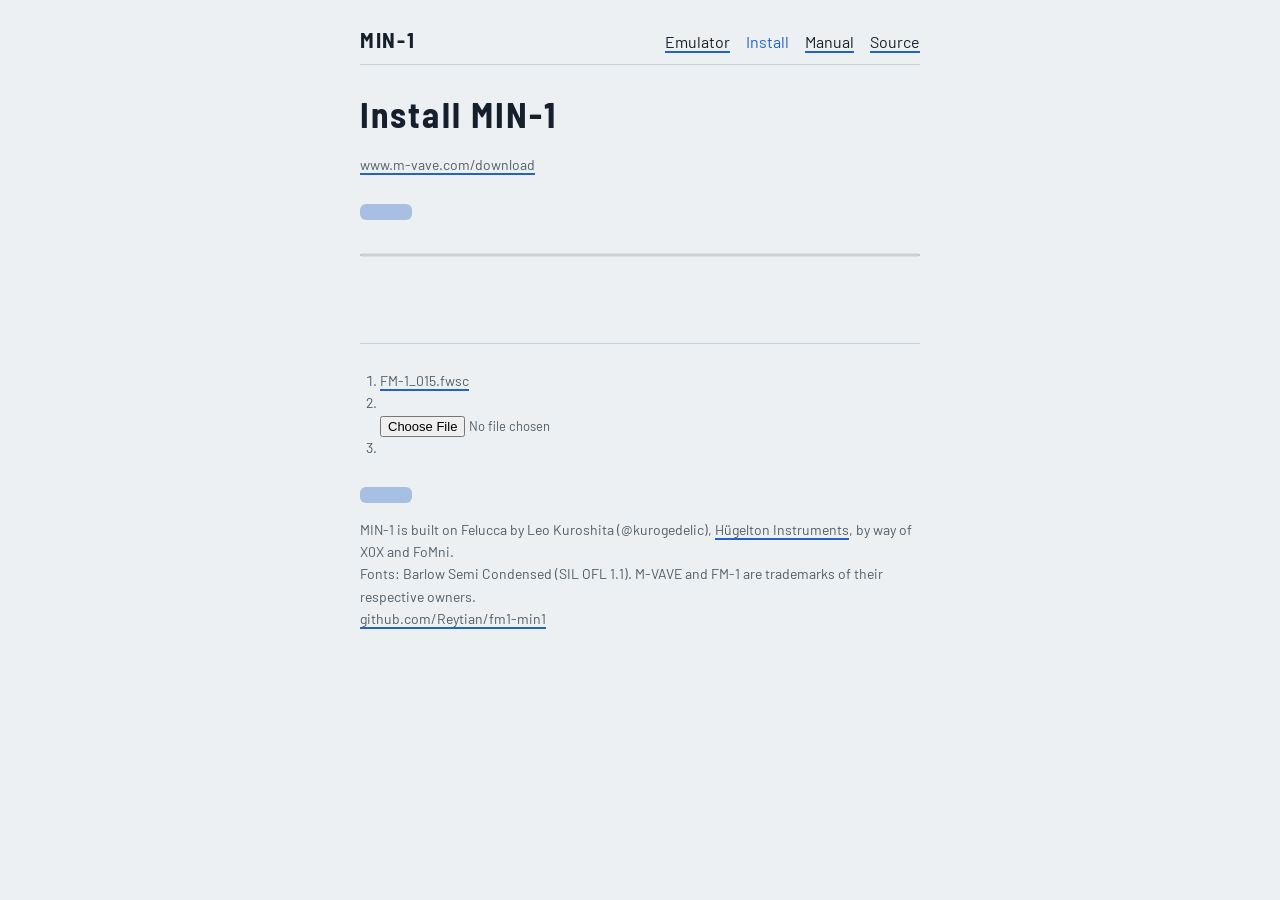
<file: web/min_installer.html>
<!doctype html>
<!-- SPDX-License-Identifier: GPL-3.0-only
     Copyright (C) 2026 Leo Kuroshita (@kurogedelic), Hügelton Instruments
     MIN-1: Felucca's installer page (web/index_pkg.html, by way of X0X), branded for MIN-1, English first.
     tools/make_pages.py inlines fm1pkg.js and fm1ota.js and the package's metadata. -->
<html lang="en">
<head>
<meta charset="utf-8">
<meta name="viewport" content="width=device-width, initial-scale=1">
<title>MIN-1 installer</title>
<link rel="preconnect" href="https://fonts.googleapis.com">
<link rel="preconnect" href="https://fonts.gstatic.com" crossorigin>
<link rel="stylesheet" href="https://fonts.googleapis.com/css2?family=Barlow:wght@400;600&family=Barlow+Semi+Condensed:wght@600;700&display=swap" media="print" onload="this.media='all'">
<style>
  /* the colours of MIN-1's screen (firmware/src/app/ui.c), as the site: cool paper, dark blue ink, cobalt */
  :root { --bg: #ecf0f2; --panel: #fafcfd; --line: #c8d2d8; --fg: #16202c; --dim: #4f5d68; --accent: #2463c4; --on-accent: #fafcfd;
          --body: "Barlow", "Helvetica Neue", Helvetica, Arial, sans-serif; --display: "Barlow Semi Condensed", "Arial Narrow", Arial, sans-serif;
          color-scheme: light; }
  @media (prefers-color-scheme: dark) {
    :root { --bg: #0f151c; --panel: #18212b; --line: #2b3742; --fg: #e4eaee; --dim: #9eabb6; --accent: #7aa7ec; --on-accent: #0f151c; color-scheme: dark; }
  }
  body { margin: 0; background: var(--bg); color: var(--fg); font: 16px/1.6 var(--body); }
  main { max-width: 560px; margin: 0 auto; padding: 28px 16px 48px; }
  h1 { font: 700 2.2rem/1.15 var(--display); letter-spacing: .06em; margin: 0 0 20px; }
  p { margin: 0 0 16px; }
  a { color: inherit; text-decoration-color: var(--accent); text-decoration-thickness: 2px; text-underline-offset: 3px; }
  a:focus-visible, button:focus-visible { outline: 2px solid var(--accent); outline-offset: 2px; }
  button { font: 600 1.05rem var(--display); letter-spacing: .08em; text-transform: uppercase; background: var(--accent); color: var(--on-accent);
           border: 0; border-radius: 6px; padding: 8px 26px; cursor: pointer; }
  button:disabled { opacity: .35; cursor: default; }
  .lang { float: right; font: 14px var(--body); letter-spacing: 0; text-transform: none; color: var(--dim); text-decoration: underline;
          background: none; border-radius: 0; padding: 0; }
  #status { margin-top: 16px; min-height: 1.6em; }
  .small { color: var(--dim); font-size: 14px; }
  progress { width: 100%; height: 6px; margin-top: 16px; accent-color: var(--accent); }
  pre { color: var(--dim); font-size: 12px; white-space: pre-wrap; margin-top: 16px; }
  h2 { font: 600 1.35rem/1.2 var(--display); letter-spacing: .03em; margin: 40px 0 12px; padding-top: 10px; border-top: 1px solid var(--line); }
  ol { margin: 0 0 16px; padding-left: 20px; }
  input[type=file] { font: inherit; font-size: 13px; color: var(--dim); max-width: 100%; }
  .site { display: flex; flex-wrap: wrap; align-items: baseline; gap: .3rem 1.2rem; margin: 0 0 1.8rem; padding-bottom: .6rem; border-bottom: 1px solid var(--line); }
  .site .home { font: 700 1.35rem/1.1 var(--display); letter-spacing: .08em; text-decoration: none; }
  .site nav { margin-left: auto; display: flex; flex-wrap: wrap; gap: .2rem 1rem; }
  .site nav a:hover, .site .home:hover { color: var(--accent); }
  .site nav a[aria-current] { text-decoration: none; color: var(--accent); }
</style>
</head>
<body>
<main>
  <header class="site"><a class="home" href="../">MIN-1</a><nav><a href="../emu/">Emulator</a><a href="../install/" aria-current="page">Install</a><a href="../manual/">Manual</a><a href="https://github.com/Reytian/fm1-min1">Source</a></nav></header>
  <button class="lang" id="lang"></button>
  <h1>Install MIN-1</h1>
  <p data-t="intro"></p>
  <p data-t="warn"></p>
  <p class="small" data-t="direct"></p>
  <p class="small" data-t="beta"></p>
  <p class="small"><span data-t="brick"></span>
    <a href="https://github.com/Reytian/fm1-min1/blob/main/BUILDING.md#install" target="_blank" rel="noopener" style="color:inherit" data-t="bricklink"></a></p>
  <p class="small" data-t="back"></p>
  <p class="small"><a href="https://www.m-vave.com/download" target="_blank" rel="noopener" style="color:inherit">www.m-vave.com/download</a></p>
  <p><button id="go" disabled data-t="install"></button></p>
  <progress id="bar" max="100" value="0"></progress>
  <p id="status"></p>
  <pre id="log"></pre>
  <h2 data-t="stockh"></h2>
  <p class="small" data-t="stockwhy"></p>
  <ol class="small">
    <li><span data-t="stock1"></span> <a id="stocklink" href="https://raw.githubusercontent.com/m-vave/fm1_open/b178ac43c25f010c60a878056fb5331fe693fd62/sdk/firmware/FM-1_015.fwsc" style="color:inherit">FM-1_015.fwsc</a></li>
    <li><span data-t="stock2"></span><br><input type="file" id="stockfile" accept=".fwsc"></li>
    <li data-t="stock3"></li>
  </ol>
  <p><button id="stockgo" disabled data-t="stockinstall"></button></p>
  <p><a href="../" style="color:inherit" data-t="manual"></a></p>
  <p class="small">MIN-1 is built on Felucca by Leo Kuroshita (@kurogedelic), <a href="https://hugelton.com" target="_blank" rel="noopener" style="color:inherit">Hügelton Instruments</a>,
    by way of X0X and FoMni.<br>
    Fonts: Barlow Semi Condensed (SIL OFL 1.1). M-VAVE and FM-1 are trademarks of their respective owners.<br>
    <span data-t="license"></span> <a href="https://github.com/Reytian/fm1-min1" target="_blank" rel="noopener" style="color:inherit">github.com/Reytian/fm1-min1</a></p>
</main>
<script type="module">
/*LIB*/
const $ = (id) => document.getElementById(id);
const TEXT = {
  ja: {
    intro: "FM-1 を USB で接続してください。（Chrome か Edge で使えます）",
    warn: "書き込み中は USB を抜かないでください。",
    install: "インストール", other: "English",
    manual: "MIN-1 のページへ",
    direct: "USB ケーブルはパソコンに直接つないでください。Probe や Transporter などの機材は不要です。",
    brick: "万一 FM-1 が起動しなくなった場合は、Mac から標準ファームウェアに戻せます:",
    bricklink: "起動しない FM-1 の復旧（英語）",
    beta: "このカスタムファームウェアを使ったことで FM-1 が壊れたり不具合が起きたりしても、作者は一切の責任を負いません。自己責任でお使いください。",
    back: "公式ファームウェアに戻すには、このページ下の「純正ファームウェアに戻す」か、M-VAVE 公式のアップデーター M-UPGRADE（Downloads → PC Software → M-UPGRADE）を使います。",
    stockh: "純正ファームウェアに戻す",
    stockwhy: "M-VAVE の FM-1 V15 を、MIN-1（またはそのセーフモード）から同じ USB ケーブルで書き込みます。MIN-1 で保存した曲の設定は消えることがあります。",
    stock1: "M-VAVE の FM-1 V15 をダウンロード:",
    stock2: "ダウンロードしたファイルを選ぶ:",
    stock3: "FM-1 を USB で接続し、下のボタンを押す。",
    stockinstall: "純正ファームウェアを書き込む",
    stockok: "M-VAVE の FM-1 V15 です。ボタンを押してください。",
    stockbad: "これは M-VAVE の FM-1 V15 のファイルではありません。上のリンクのファイルを選んでください。",
    stockdone: "完了。FM-1 は純正ファームウェアで起動しました。",
    nomidi: "このブラウザでは使えません。Chrome か Edge で開いてください。", loadfail: "読み込めませんでした: ",
    start: "開始します", verify: "確認中", loader: "書き込みモードに切り替え中", write: "書き込み中",
    reboot: "再起動中", done: "完了しました", stopped: "途中で止まりました。USB を挿し直してもう一度押してください。",
    error: "エラー: ",
    denied: "MIDI（SysEx）の使用が許可されませんでした。アドレスバーのサイト設定で MIDI を許可して、もう一度押してください。",
    notfound: "FM-1 が見つかりません。USB ケーブル（データ通信用か）を確かめ、MIDI を使う他のアプリを閉じてから、もう一度押してください。",
    model: "接続されている機器は FM-1 ではありません。",
    lost: "USB の接続が切れました。挿し直してもう一度押してください。",
    noloader: "書き込みモードの FM-1 が見つかりません。USB を挿し直してもう一度押してください（終わるまで書き込みモードのままです）。",
    noreturn: "FM-1 が戻ってきません。電源を入れ直してください。",
    mismatch: "書き込みは終わりましたが、FM-1 が別のバージョンを報告しています: ",
    badpkg: "インストールするファイルが壊れています。ページを再読み込みしてください。",
    leave: "書き込み中です。ページを閉じないでください。",
    license: "GPL-3.0、無保証。ソース:",
  },
  en: {
    intro: "Connect the FM-1 by USB. (Works in Chrome or Edge.)",
    warn: "Do not unplug the USB cable while writing.",
    install: "Install", other: "日本語",
    manual: "Back to MIN-1",
    direct: "Connect the USB cable directly to the computer. No probe or Transporter is needed.",
    brick: "If the FM-1 no longer starts, a Mac can put the stock firmware back:",
    bricklink: "recovering an FM-1 that won't start",
    beta: "The author accepts no responsibility if your FM-1 is damaged or misbehaves because of this custom firmware. Use it at your own risk.",
    back: "To go back to the official firmware, use \"Back to the stock firmware\" below, or M-VAVE's own updater, M-UPGRADE (Downloads → PC Software → M-UPGRADE).",
    stockh: "Back to the stock firmware",
    stockwhy: "This writes M-VAVE's own FM-1 V15 back, from MIN-1 (or its safe mode, X0X or Felucca) over the same USB cable. The pieces saved in MIN-1 may be lost.",
    stock1: "Download M-VAVE's FM-1 V15:",
    stock2: "Choose the file you downloaded:",
    stock3: "Connect the FM-1 by USB and press the button below.",
    stockinstall: "Install the stock firmware",
    stockok: "That is M-VAVE's FM-1 V15. Press the button to install it.",
    stockbad: "That is not M-VAVE's FM-1 V15 file. Choose the file from the link above.",
    stockdone: "Done. The FM-1 has restarted with its original firmware.",
    nomidi: "This browser cannot do it. Open the page in Chrome or Edge.", loadfail: "Could not load: ",
    start: "Starting", verify: "Verifying", loader: "Switching to update mode", write: "Writing",
    reboot: "Restarting", done: "Done", stopped: "Stopped. Replug the USB cable and press Install again.",
    error: "Error: ",
    denied: "MIDI (SysEx) access was not allowed. Allow MIDI in the site settings (address bar) and press Install again.",
    notfound: "FM-1 not found. Check the USB cable (a data cable), close other apps that use MIDI, and press Install again.",
    model: "The connected device is not an FM-1.",
    lost: "The USB connection was lost. Replug it and press Install again.",
    noloader: "The FM-1 in update mode was not found. Replug the USB cable and press Install again (it stays in update mode until it is finished).",
    noreturn: "The FM-1 did not come back. Power-cycle it.",
    mismatch: "Written, but the FM-1 reports another version: ",
    badpkg: "The file to install is damaged. Reload the page.",
    leave: "Writing. Do not close the page.",
    license: "GPL-3.0, no warranty. Source:",
  },
};
let lang = "en";                                 /* English first; 日本語 is a click away */
const t = (k) => TEXT[lang][k];
let lastKey = null, lastArg = "";
function applyLang() {
  document.documentElement.lang = lang;
  document.querySelectorAll("[data-t]").forEach((e) => { e.textContent = t(e.dataset.t); });
  $("lang").textContent = t("other");
  if (lastKey) $("status").textContent = t(lastKey) + lastArg;
}
$("lang").addEventListener("click", () => { lang = lang === "ja" ? "en" : "ja"; applyLang(); });
applyLang();
const sayK = (k, arg = "") => { lastKey = k; lastArg = arg; $("status").textContent = t(k) + arg; };
const say = (txt) => { lastKey = null; $("status").textContent = txt; };
const log = (t) => { $("log").textContent += t + "\n"; };
let image = null;
const meta = /*META*/;

let writing = false;
window.addEventListener("beforeunload", (e) => { if (writing) { e.preventDefault(); e.returnValue = t("leave"); } });

(async () => {
  if (!navigator.requestMIDIAccess) { sayK("nomidi"); return; }
  try {
    const r = await fetch(meta.pkg);
    if (!r.ok) throw new Error(`${meta.pkg}: HTTP ${r.status}`);
    const pkg = new Uint8Array(await r.arrayBuffer());
    if (productOf(pkg) !== meta.product) { sayK("badpkg"); return; }
    image = logicalImage(pkg);
    say(`MIN-1 ${meta.version}`);
    $("go").disabled = false;
  } catch (e) { sayK("loadfail", e.message); }
})();

/* stock firmware: M-VAVE's FM-1 V15, chosen by the user (M-VAVE's server allows no cross-site
   download) and checked against its SHA-256 before anything is written */
const STOCK_SHA256 = "db1642b2b6fa5c2cccb11ffd13878068bb28601678d3644049f99dc40e7edb8a";
let stock = null;
$("stockfile").addEventListener("change", async (e) => {
  stock = null;
  $("stockgo").disabled = true;
  const f = e.target.files && e.target.files[0];
  if (!f) return;
  try {
    const raw = new Uint8Array(await f.arrayBuffer());
    const hex = [...new Uint8Array(await crypto.subtle.digest("SHA-256", raw))].map((b) => b.toString(16).padStart(2, "0")).join("");
    if (hex !== STOCK_SHA256) { sayK("stockbad"); return; }
    stock = { image: logicalImage(raw), product: productOf(raw) };
    $("stockgo").disabled = writing;
    sayK("stockok");
  } catch (err) { sayK("error", err && err.message); }
});

async function run(img, product, isStock) {
  let midi;
  try { midi = await navigator.requestMIDIAccess({ sysex: true }); }
  catch (e) { sayK("denied"); return; }
  writing = true;
  $("go").disabled = $("stockgo").disabled = true;
  try {
    const up = new Updater(midi, log);
    const total = 74 + 1167;
    const step = (k, a) => {
      log(`${k} ${a ?? ""}`);
      if (k === "start") sayK("start");
      if (k === "verify") { sayK("verify"); $("bar").value = (a / total) * 100; }
      if (k === "loader") sayK("loader");
      if (k === "write") { sayK("write"); $("bar").value = ((74 + a) / total) * 100; }
      if (k === "reboot") sayK("reboot");
      if (k === "done") { $("bar").value = 100; sayK(isStock ? "stockdone" : "done"); }
    };
    const ota = await up.find((id) => /^ota-/i.test(id.model));
    if (ota) {
      ota.link.close();
      sayK((await up.resume(img, step)) ? (isStock ? "stockdone" : "done") : "stopped");
    } else {
      await up.install(img, product, step);
    }
  } catch (e) {
    if (isStock && e && e.code === "mismatch") { $("bar").value = 100; sayK("stockdone"); }   /* stock names itself its own way */
    else if (e && e.code && TEXT[lang][e.code]) sayK(e.code, e.detail || "");
    else sayK("error", e && e.message);
    log(String(e && e.stack || e));
  }
  writing = false;
  $("go").disabled = !image;
  $("stockgo").disabled = !stock;
}

$("go").addEventListener("click", () => run(image, meta.product, false));
$("stockgo").addEventListener("click", () => { if (stock) run(stock.image, stock.product, true); });
</script>
</body>
</html>
</file>
